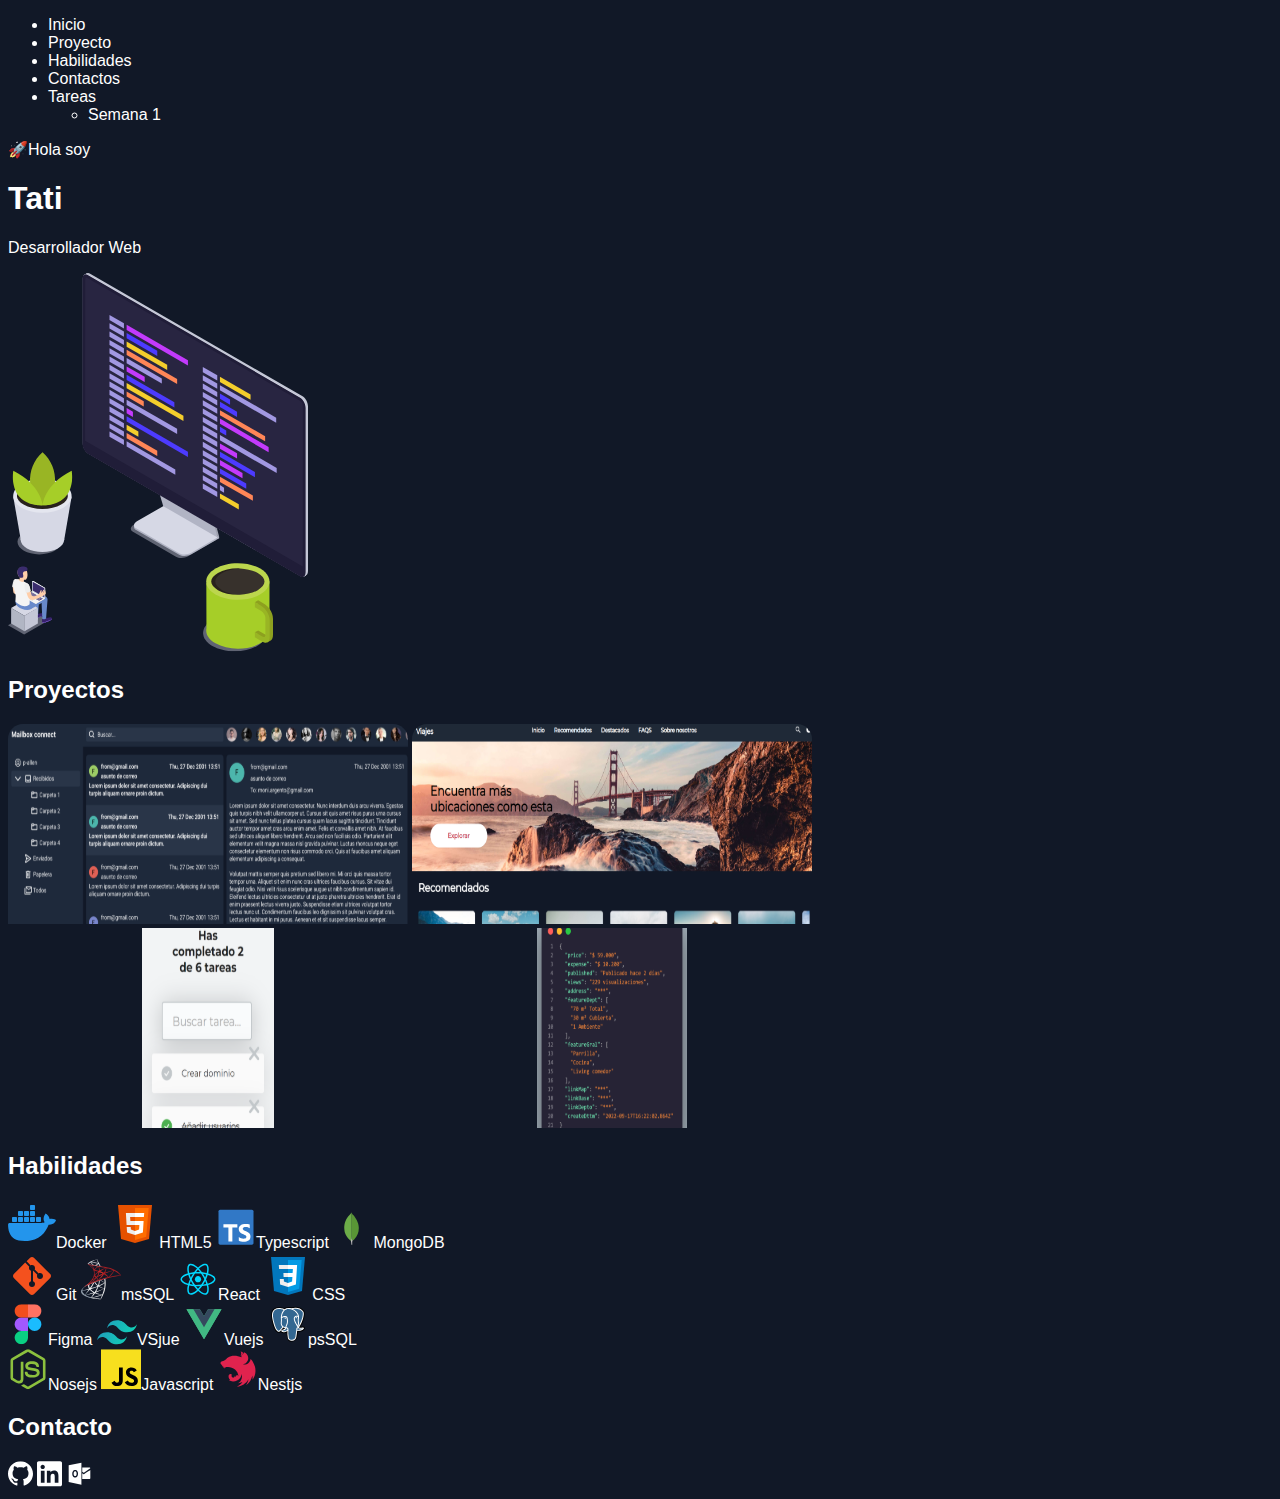
<file: index.html>
<!DOCTYPE html>
<html lang="en">
<head>
    <meta charset="UTF-8">
    <meta name="viewport" content="width=device-width, initial-scale=1.0">
    <meta property="og:title" content="Tatiana Ramos - Mi Potafolio Web">
    <meta property="og:description" content="Este es mi primer portafolio web, donde subiré todos mis proyectos">
    <meta property="og:image" content="https://avatars.githubusercontent.com/u/141382970?s=400&u=06f9107b2565c68b39cc46aa3390a39478977334&v=4">
    <meta property="og:type" content="website">
    <meta name="keywords" content="Tatiana Ramos, Sistemas, Font-end">
    <title>Mi portafolio Web</title>
</head>
    <style>
        * {
            background-color: #111827;
            color: #ffffff;
            font-family: Arial, Helvetica, sans-serif;
        }
        a {
            text-decoration: none;
        }
    </style>
<body>
    <nav>
        <ul> <!--Lista NO ORDENADA-->
            <li><a href="#">Inicio</a></li>
            <li><a href="#">Proyecto</a></li>
            <li><a href="#">Habilidades</a></li>
            <li><a href="#">Contactos</a></li>
            <li><a href="#">Tareas</a></li>
                <ul>
                    <a href="./t-semana1.html"" target="_blank"><li>Semana 1</li></a>
                </ul>
        </ul>
    </nav>
    <section> <!--Revisar la documentación de emmet-->
        <div>
            <p>🚀Hola soy</p>
            <h1>Tati</h1>
            <p>Desarrollador Web</p>
        </div>
        <div>
            <img src="./images/coding.svg" alt="">
        </div>
    </section>
    <section>
        <h2>Proyectos</h2>
        <div>
                <div>
                    <img src="./images/web-img.svg" alt="">
                    <img src="./images/viaje-img.svg" alt="">                    
                </div>
                <div>
                    <img src="./images/task-img.svg" alt="">
                    <img src="./images/datos-img.svg" alt="">
                </div>
        </div>
    </section>
    <section>
        <h2>Habilidades</h2>
        <div>
            <span><img src="./images/habilidades/docker.svg" alt="">Docker</span>
            <span><img src="./images/habilidades/html5.svg" alt="">HTML5</span>
            <span><img src="./images/habilidades/typescript.svg" alt="">Typescript</span>
            <span><img src="./images/habilidades/mongodb.svg" alt="">MongoDB</span>
        </div>
        <div>
            <span><img src="./images/habilidades/git.svg" alt="">Git</span>
            <span><img src="./images/habilidades/mssql.svg" alt="">msSQL</span>
            <span><img src="./images/habilidades/reactjs.svg" alt="">React</span>
            <span><img src="./images/habilidades/css.svg" alt="">CSS</span>
        </div>
        <div>
            <span><img src="./images/habilidades/figma.svg" alt="">Figma</span>
            <span><img src="./images/habilidades/Vector.svg" alt="">VSjue</span>
            <span><img src="./images/habilidades/vue.svg" alt="">Vuejs</span>
            <span><img src="./images/habilidades/pgsql.svg" alt="">psSQL</span>
        </div>
        <div>
            <span><img src="./images/habilidades/node-js.svg" alt="">Nosejs</span>
            <span><img src="./images/habilidades/javascript.svg" alt="">Javascript</span>
            <span><img src="./images/habilidades/nestjs.svg" alt="">Nestjs</span>
        </div>
    </section>
    <section>
        <h2>Contacto</h2>
        <div>
            <img src="./images/GitHub_1.svg" alt="">
            <img src="./images/Linkedin.svg" alt="">
            <img src="./images/outlook.svg" alt="">
        </div>
    </section>
</body>
</html>
</file>
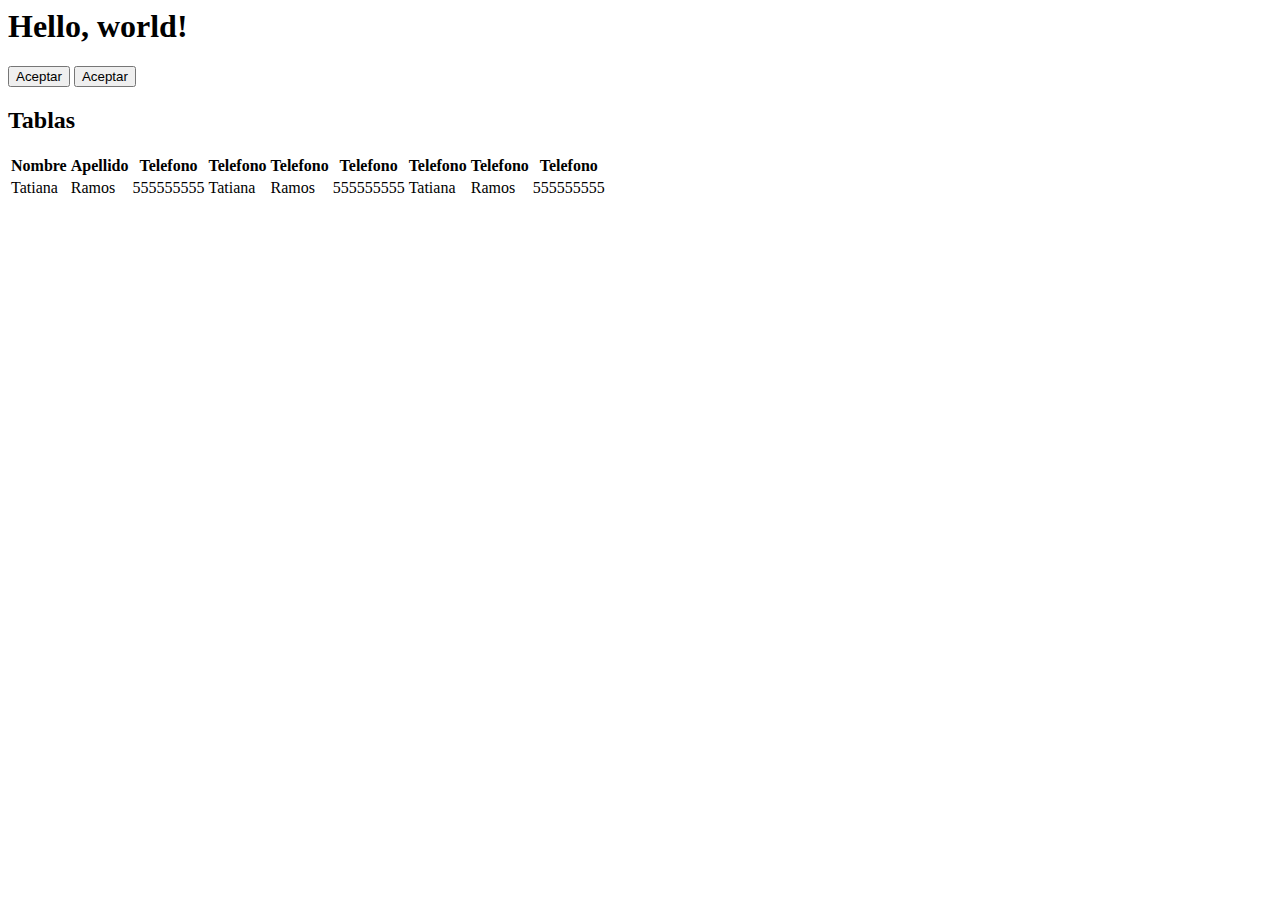
<file: semana5/index.html>
<html lang="en">
    <head>
        <meta charset="utf-8" />
        <meta name="viewport" content="width=device-width, initial-scale=1" />
        <title>Bootstrap demo</title>
        <link
        href="https://cdn.jsdelivr.net/npm/bootstrap@5.3.1/dist/css/bootstrap.min.css"
        rel="stylesheet"
        integrity="sha384-4bw+/aepP/YC94hEpVNVgiZdgIC5+VKNBQNGCHeKRQN+PtmoHDEXuppvnDJzQIu9"
        crossorigin="anonymous"
        />
    </head>
    <body>
    <h1 class="text-primary">Hello, world!</h1>
    <button class="btn btn-success">Aceptar</button>
    <button class="btn btn-danger">Aceptar</button>
    <h2>Tablas</h2>
    <div class="table-responsive">
        <table class="table table-bordered table-hover table-primary">
            <thead>
            <tr>
                <th>Nombre</th>
                <th>Apellido</th>
                <th>Telefono</th>
                <th>Telefono</th>
                <th>Telefono</th>
                <th>Telefono</th>
                <th>Telefono</th>
                <th>Telefono</th>
                <th>Telefono</th>
            </tr>
            </thead>
            <tbody>
            <tr>
                <td>Tatiana</td>
                <td>Ramos</td>
                <td>555555555</td>
                <td>Tatiana</td>
                <td>Ramos</td>
                <td>555555555</td>
                <td>Tatiana</td>
                <td>Ramos</td>
                <td>555555555</td>
            </tr>
            </tbody>
        </table>
        </div>
        <script
        src="https://cdn.jsdelivr.net/npm/bootstrap@5.3.1/dist/js/bootstrap.bundle.min.js"
        integrity="sha384-HwwvtgBNo3bZJJLYd8oVXjrBZt8cqVSpeBNS5n7C8IVInixGAoxmnlMuBnhbgrkm"
        crossorigin="anonymous"
        ></script>
    </body>
    </html>
</file>
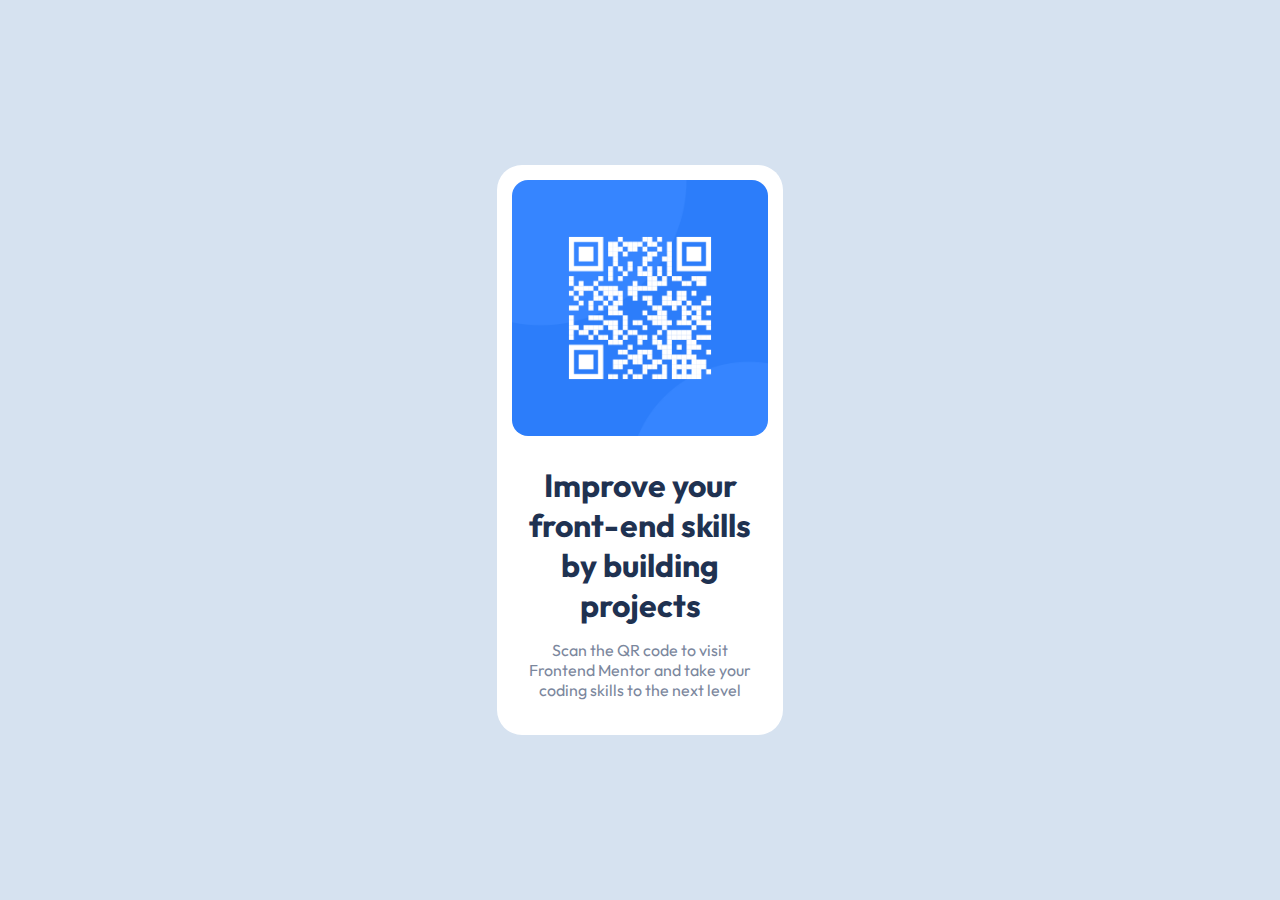
<file: semana3/reto1/index.html>
<!DOCTYPE html>
<html lang="en">
    <head>
    <meta charset="UTF-8" />
    <meta name="viewport" content="width=device-width, initial-scale=1.0" />
    <title>Reto 1</title>
    <link rel="preconnect" href="https://fonts.googleapis.com" />
    <link rel="preconnect" href="https://fonts.gstatic.com" crossorigin />
    <link
    href="https://fonts.googleapis.com/css2?family=Outfit:wght@400;700&display=swap"
    rel="stylesheet"
    />
    <link rel="stylesheet" href="./style.css" />
        </head>
        <body>
    <section class="container">
        <div class="box">       
        <img class="img" src="./image-qr-code.png" alt="" />
        <div>
            <h1 class="title">
            Improve your front-end skills by building projects
            </h1>
            <p class="description">
            Scan the QR code to visit Frontend Mentor and take your coding
            skills to the next level
            </p>
        </div>
        </div>
    </section>
    </body>
</html>
</file>
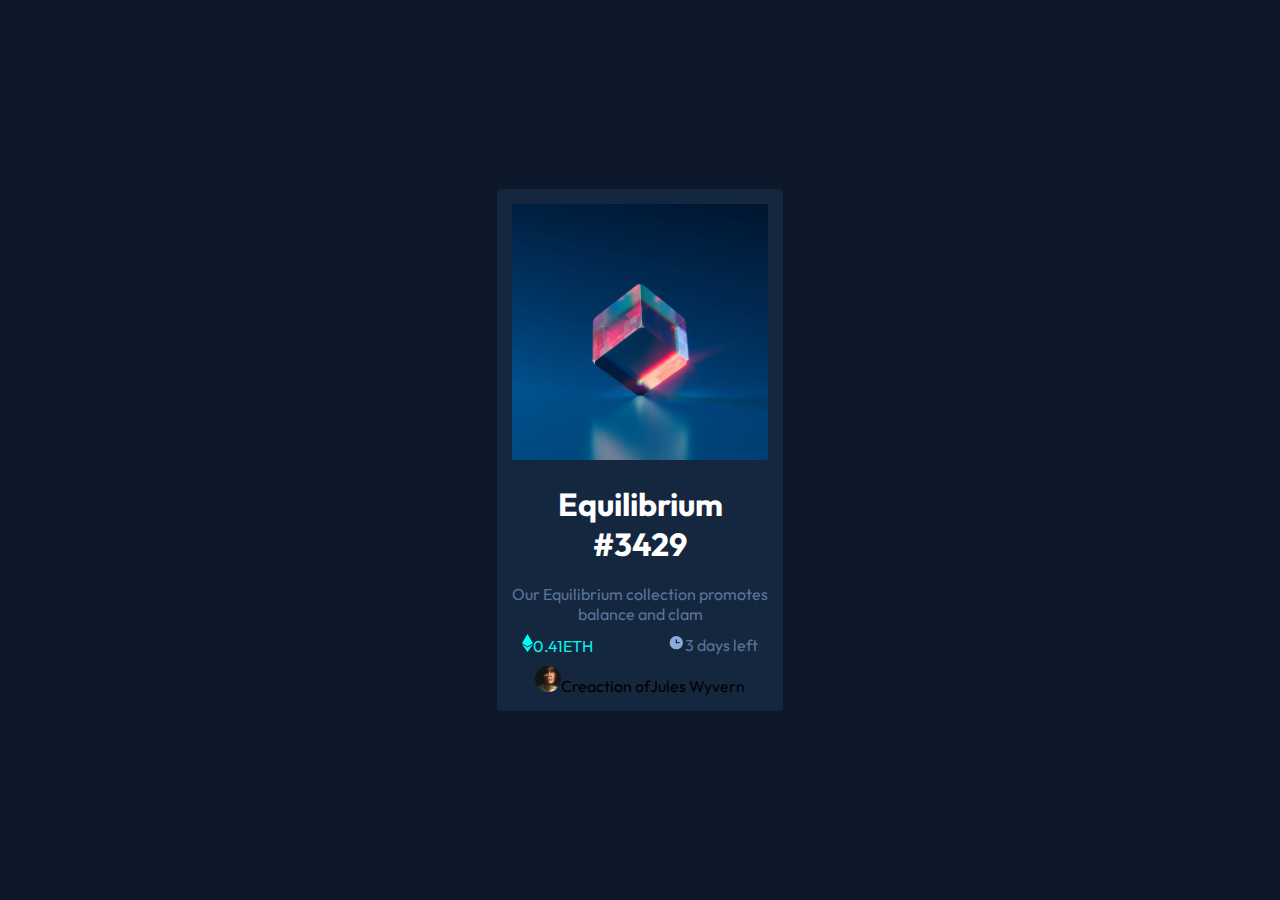
<file: semana3/reto2/index.html>
<!DOCTYPE html>
<html lang="en">
<head>
    <meta charset="UTF-8">
    <meta name="viewport" content="width=device-width, initial-scale=1.0">
    <title>Reto 2</title>
    <link rel="preconnect" href="https://fonts.googleapis.com">
    <link rel="preconnect" href="https://fonts.gstatic.com" crossorigin>
    <link href="https://fonts.googleapis.com/css2?family=Outfit:wght@300;400;600&display=swap" rel="stylesheet">
    <link rel="stylesheet" href="./style.css">
</head>
<body>
    <section class="container">
        <div class="box">
            <img src="./img/image-equilibrium.jpg" alt="" class="img-prin">
            <div class="" flex>
                <h1>Equilibrium #3429</h1>
                <p>Our Equilibrium collection promotes balance and clam</p>
                <div class="container-text">
                    <span class="subt-1" ><img src="./img/icon-ethereum.svg" alt="">0.41ETH</span>
                    <span class="subt-2"><img src="./img/icon-clock.svg" alt="">3 days left</span>
                </div>
                <div class="container-img">
                    <span class="sutb-3"><img src="./img/image-avatar.png" alt="" class="img-sec">Creaction of</span class="subt-4"><span>Jules Wyvern</span>
                </div>
            </div>
        </div>
    </section>
</body>
</html>
</file>
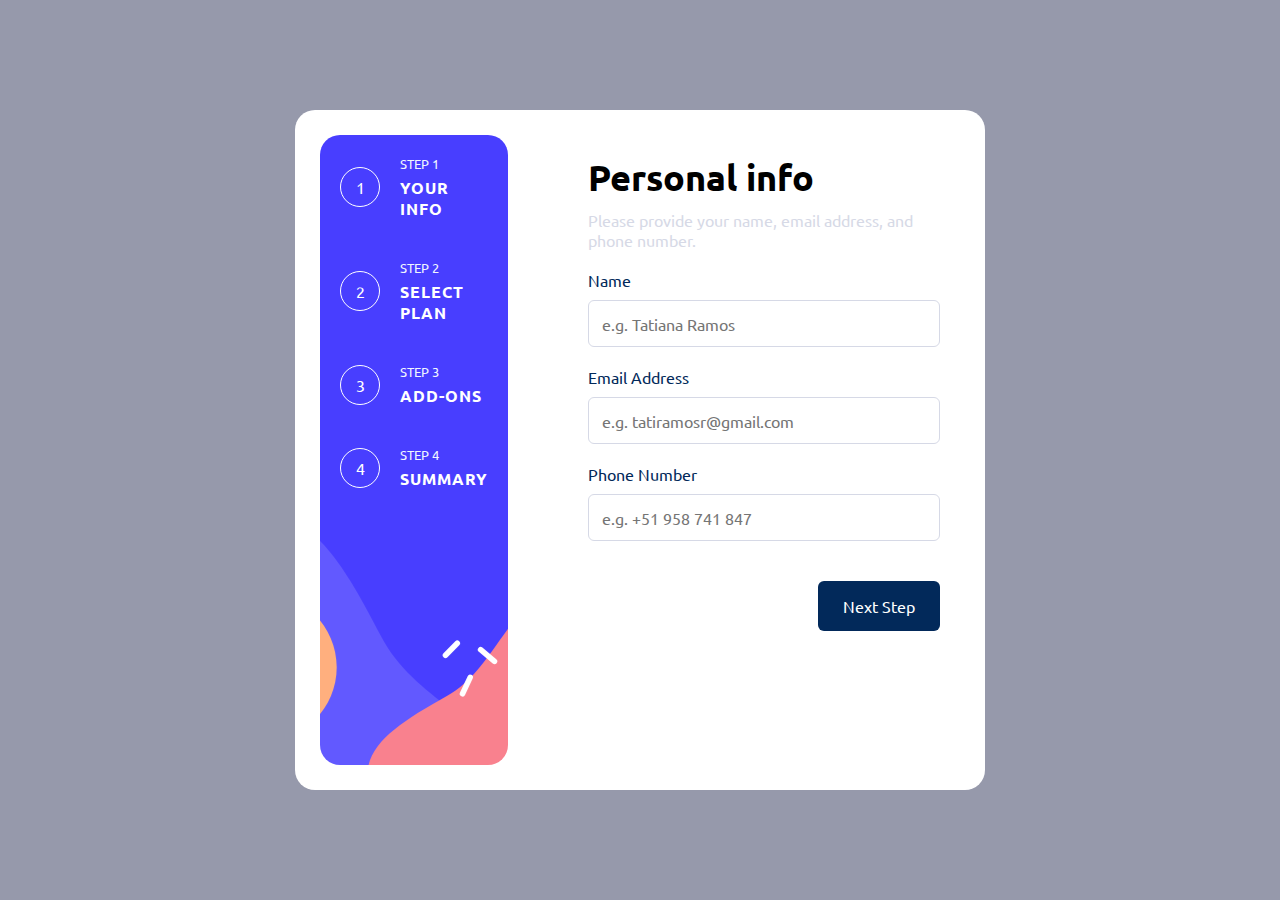
<file: semana3/reto3/index.html>
<!DOCTYPE html>
<html lang="en">
    <head>
    <meta charset="UTF-8" />
    <meta name="viewport" content="width=device-width, initial-scale=1.0" />
    <title>Retos</title>
    <link rel="stylesheet" href="./asset/fonts.css" />
    <link rel="stylesheet" href="./asset/styles.css" />
        </head>
    <body>
    <section class="container flex">
        <div class="container__box flex radius-md p-25">
        <div class="radius-md p-20">
                <div class="flex step__container uppercase text-white">
            <div>
                <span class="step__circle">1</span>
            </div>
            <div>
                <p class="step__title">step 1</p>
                <p class="step__description">your info</p>
        </div>
        </div>

        <div class="flex step__container uppercase text-white">
            <div>
                <span class="step__circle">2</span>
            </div>
            <div>
                <p class="step__title">step 2</p>
                <p class="step__description">Select plan</p>
        </div>
        </div>

        <div class="flex step__container uppercase text-white">
            <div>
                <span class="step__circle">3</span>
            </div>
            <div>
                <p class="step__title">step 3</p>
                <p class="step__description">add-ons</p>
        </div>
        </div>

        <div class="flex step__container uppercase text-white">
            <div>
                <span class="step__circle">4</span>
            </div>
            <div>
                <p class="step__title">step 4</p>
                <p class="step__description">summary</p>
        </div>
        </div>

        </div>
        <div class="p-20">
            <div class="container__info">
                <h1 class="title__info">Personal info</h1>
                <p class="description__info">Please provide your name, email address, and phone number.</p>
                <form action="">
                    <label for="" class="container__input">
                        <span>Name</span>
                        <input type="text" placeholder="e.g. Tatiana Ramos" autocomplete="new-password">
                    </label>

                    <label for="" class="container__input">
                        <span>Email Address</span>
                        <input type="email" placeholder="e.g. tatiramosr@gmail.com" autocomplete="new-password">
                    </label>

                    <label for="" class="container__input">
                        <span>Phone Number</span>
                        <input type="tel" placeholder="e.g. +51 958 741 847" autocomplete="new-password" >
                    </label>
                    <div class="container__button">
                    <button type="submit" class="button__info text-white">Next Step</button>
                </div>
                </form>
                
            </div>
        </div>
        </div>
    </section>
    </body>
</html>
</file>
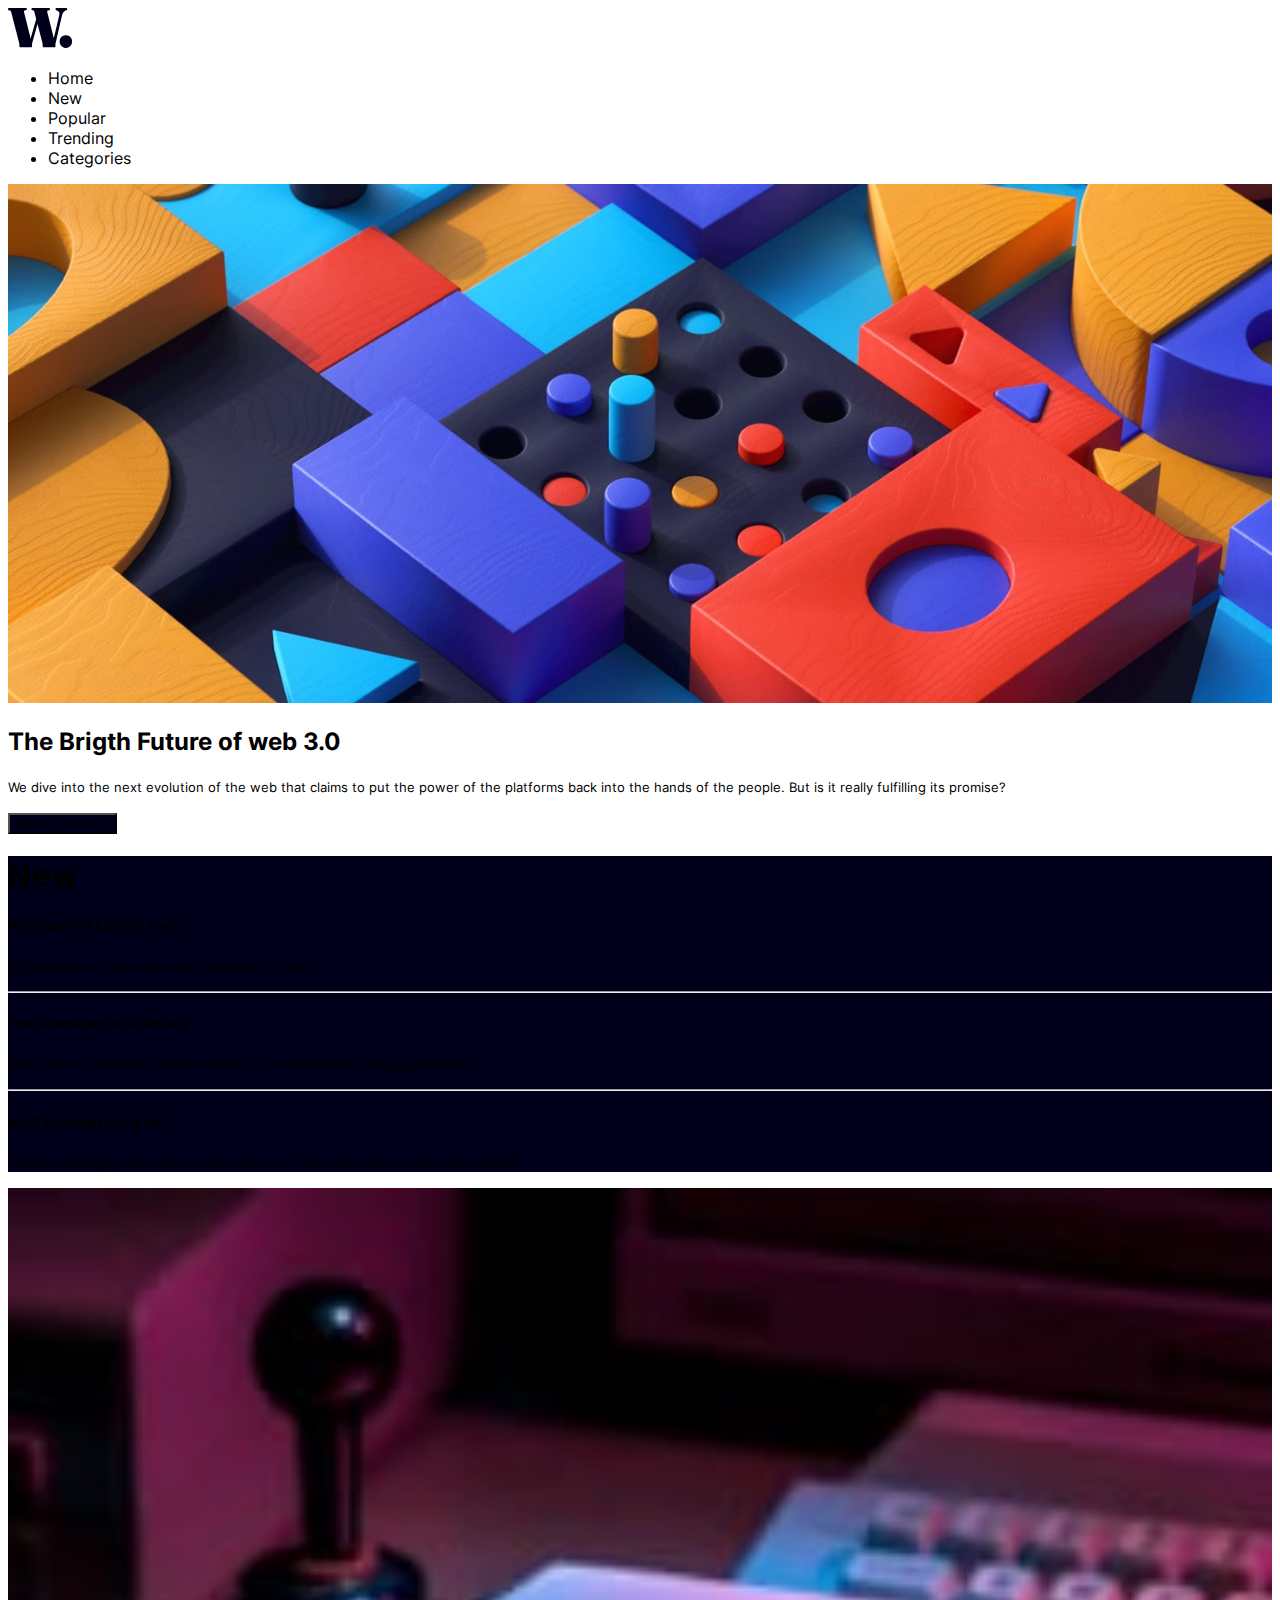
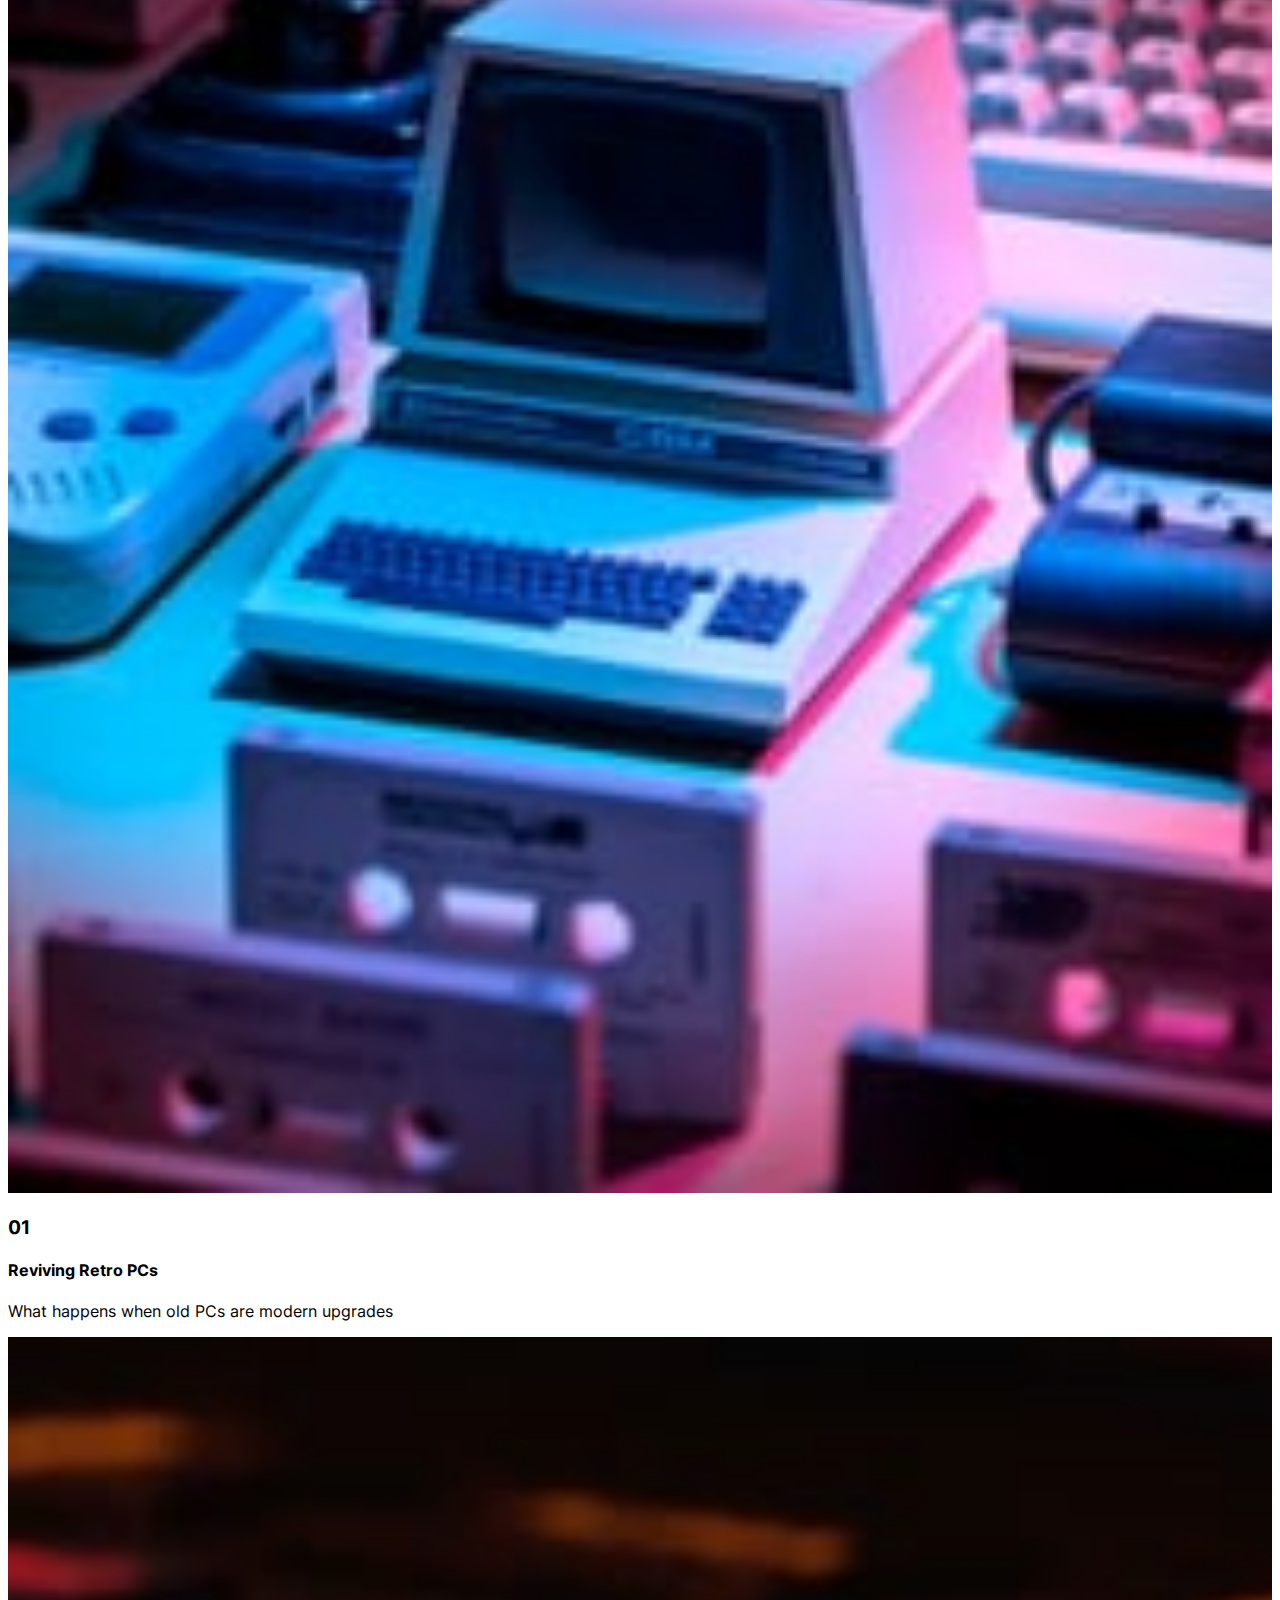
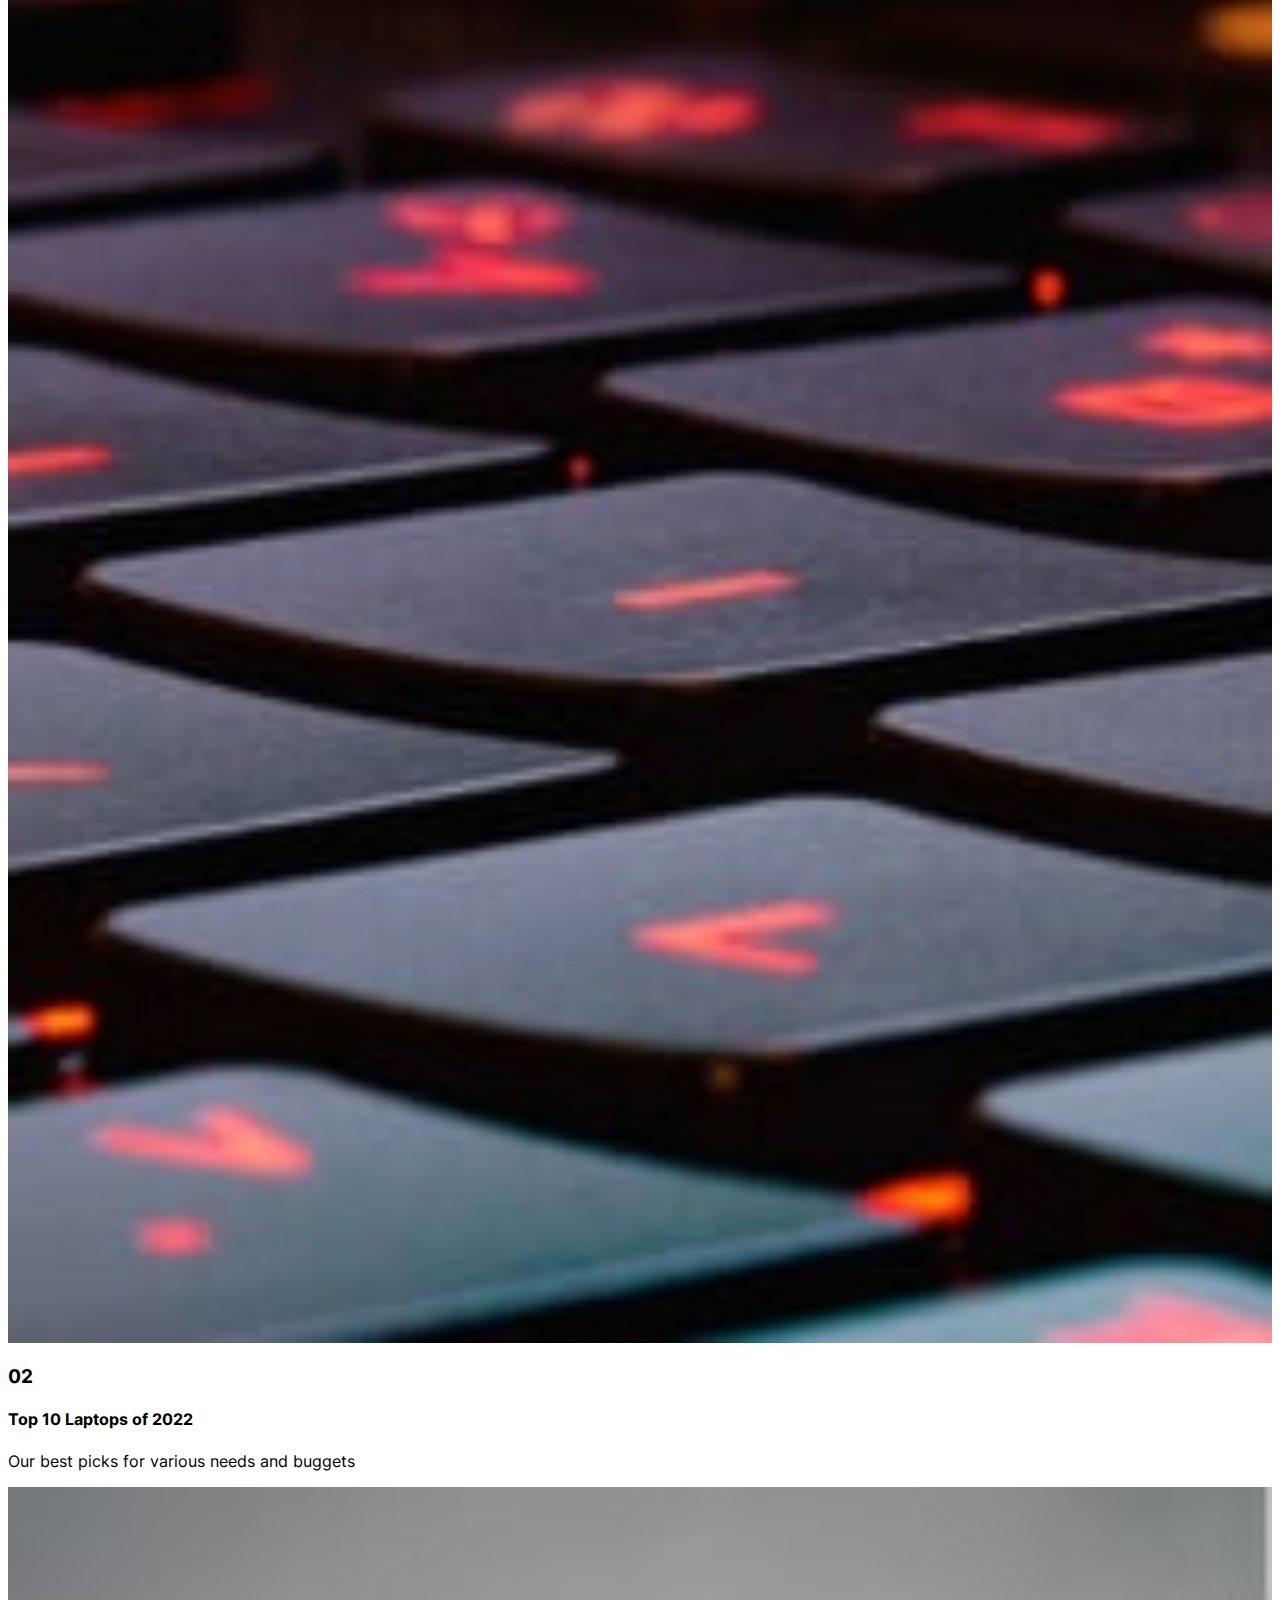
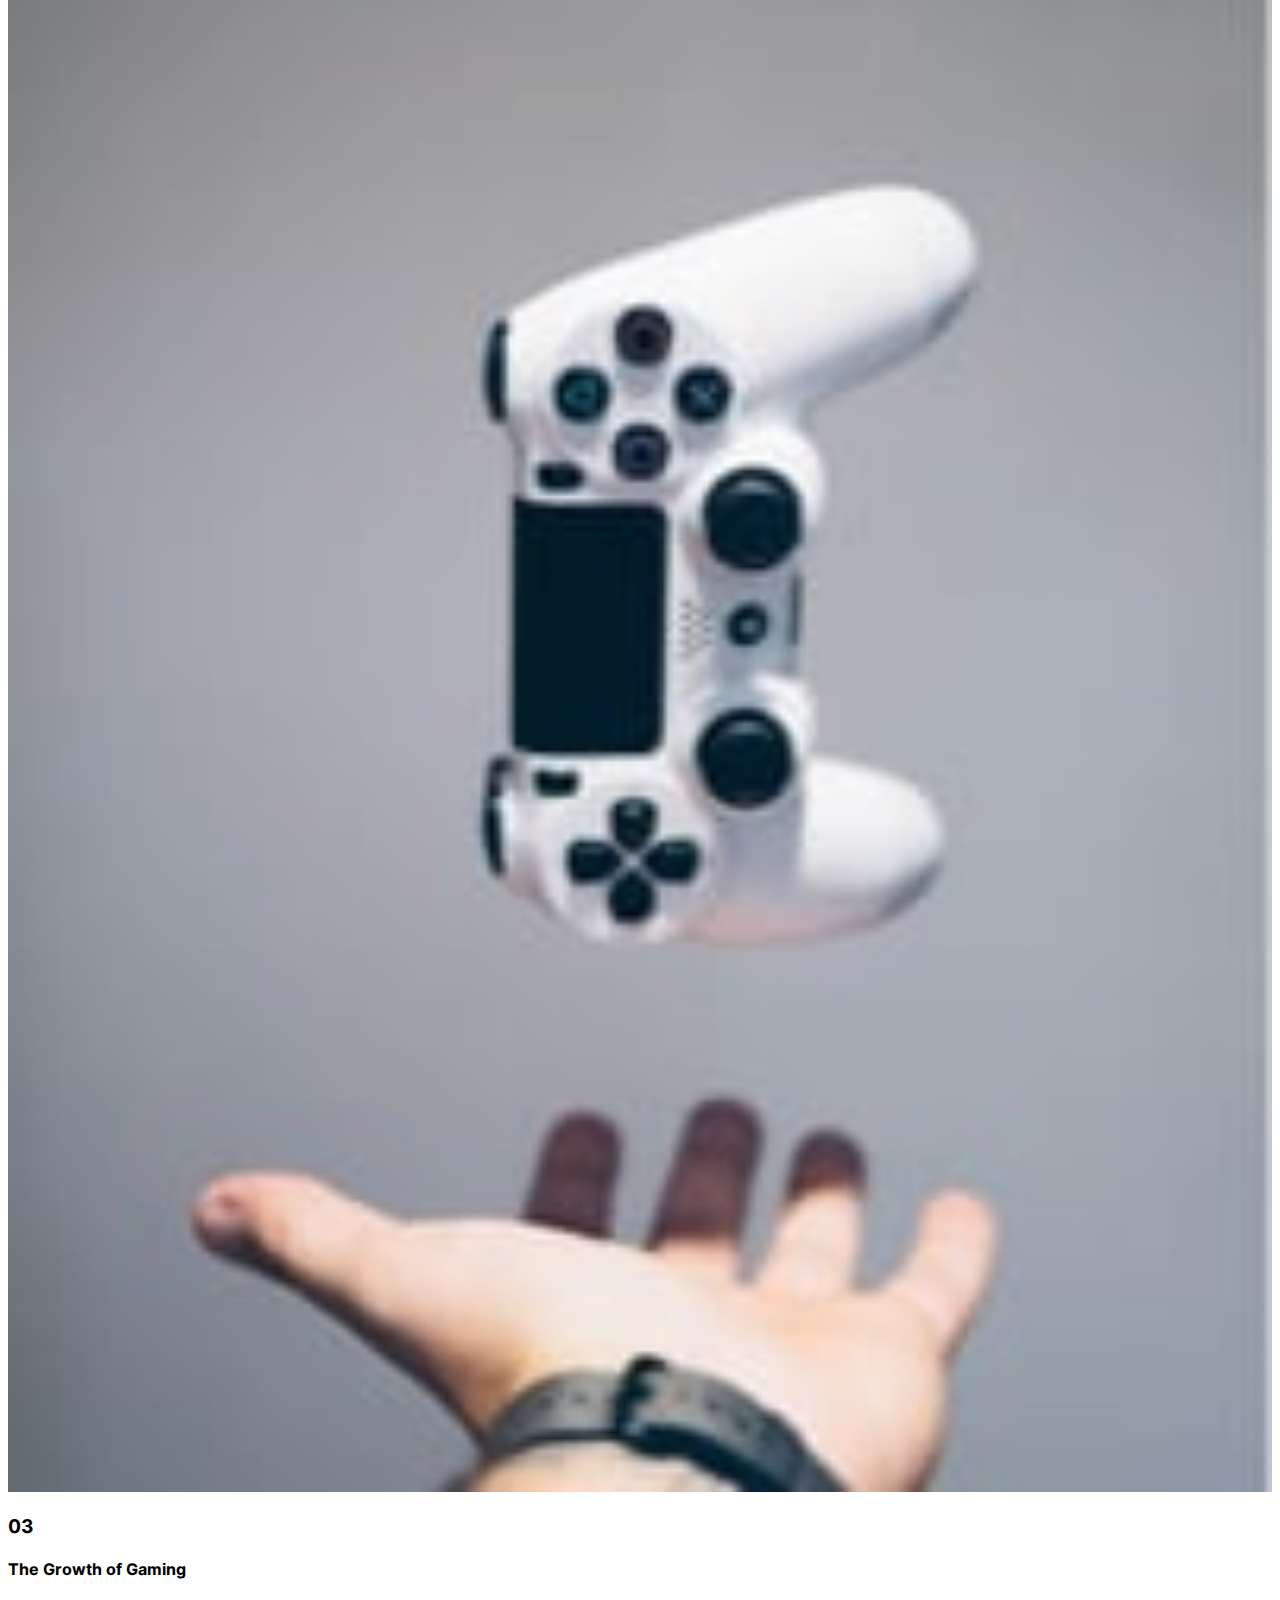
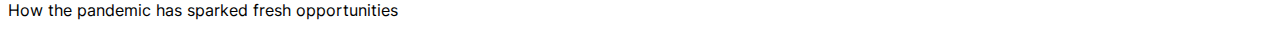
<file: semana5/reto5/index.html>
<!DOCTYPE html>
    <html lang="en">
    <head>
        <meta charset="utf-8" />
        <meta name="viewport" content="width=device-width, initial-scale=1" />
        <title>Reto 5 - Bootstrap</title>
        <link
        href="https://cdn.jsdelivr.net/npm/bootstrap@5.3.1/dist/css/bootstrap.min.css"
        rel="stylesheet"
        integrity="sha384-4bw+/aepP/YC94hEpVNVgiZdgIC5+VKNBQNGCHeKRQN+PtmoHDEXuppvnDJzQIu9"
        crossorigin="anonymous"
        />
        <link rel="stylesheet" href="./css/style.css" />
    </head>
    <body>
        <main class="container mt-5">
        <nav class="d-flex justify-content-between align-items-center">
            <div>
            <img src="./assets/images/logo.svg" alt="" />
            </div>
            <div>
            <ul class="d-flex list-unstyled gap-4">
                <li>Home</li>
                <li>New</li>
                <li>Popular</li>
                <li>Trending</li>
                <li>Categories</li>
            </ul>
            </div>
        </nav>
        <section class="row mt-5">
            <div class="col-md-8 col-lg-9">
                <div>
            <img
                width="100%"
                src="./assets/images/image-web-3-desktop.jpg"
                alt=""
            />
                </div>
                <div class="row mt-lg-4">
                    <div class="col-md-6">
                        <h2>The Brigth Future of web 3.0</h2>
                    </div>
                    <div class="col-md-6">
                        <p class="text-body-tertiary">
                        <small>
                            We dive into the next evolution of the web that claims to put the power of the platforms back into the hands of the people. But is it really fulfilling its promise?
                        </small>
                        </p>
                        <button class="btn text-uppercase text-white bg-primary px-4 py-2 rounded-none letter-3">Read more</button>
                    </div>
                </div>
            </div>
            <div class="col-md-4 col-lg-3">
            <div class="bg-primary p-3 text-white">
                <h1 class="text-warning">New</h1>
                <h5 class="mt-4">Hydrogen VS Electric Cars</h5>
                <p>
                    <small>Will hydrogen-fueled cars ever catch up to EVs?
                    </small>
                </p>
                <hr class="my-4" />
                <h5 class="mt-4">The Downsides of Al Artistry</h5>
                <p>
                <small>What are the possible adverse effects of on-demand Al image
                generation?
                </small>
                </p>
                <hr class="my-4" />
                <h5 class="mt-4">Is VC Funding Drying Up?</h5>
                <p>
                <small>Private funding by VC firms is down 50% YOY. We take a look at what that means
                </small>
                </p>
            </div>
            </div>
        </section>

        <section class="row justify-content-between mt-5">
            <div class="row col-lg-4"> 
                <div class="col-md-4">
                    <img width="100%" src="./assets/images/image-retro-pcs.jpg" alt="">
                </div>
                <div class="col-lg-8">
                    <h3 class="text-secondary">01</h3>
                    <h4 class="text-primary">Reviving Retro PCs</h4>
                    <p>What happens when old PCs are modern upgrades</p>
                </div>
            </div>

            <div class="row col-lg-4">
                <div class="col-md-4">
                    <img width="100%" src="./assets/images/image-top-laptops.jpg" alt="">
                </div>
                <div class="col-lg-8">
                    <h3 class="text-secondary">02</h3>
                    <h4 class="text-danger">Top 10 Laptops of 2022</h4>
                    <p>Our best picks for various needs and buggets</p>
                </div>
            </div>

            <div class="row col-lg-4">
                <div class="col-md-4">
                    <img width="100%" src="./assets/images/image-gaming-growth.jpg" alt="">
                </div>
                <div class="col-lg-8">
                    <h3 class="text-secondary">03</h3>
                    <h4 class="text-primary">The Growth of Gaming</h4>
                    <p>How the pandemic has sparked fresh opportunities</p>
                </div>
            </div>
            </div>
        </section>
        </main>
        <script
        src="https://cdn.jsdelivr.net/npm/bootstrap@5.3.1/dist/js/bootstrap.bundle.min.js"
        integrity="sha384-HwwvtgBNo3bZJJLYd8oVXjrBZt8cqVSpeBNS5n7C8IVInixGAoxmnlMuBnhbgrkm"
        crossorigin="anonymous"
        ></script>
    </body>
    </html>
</file>
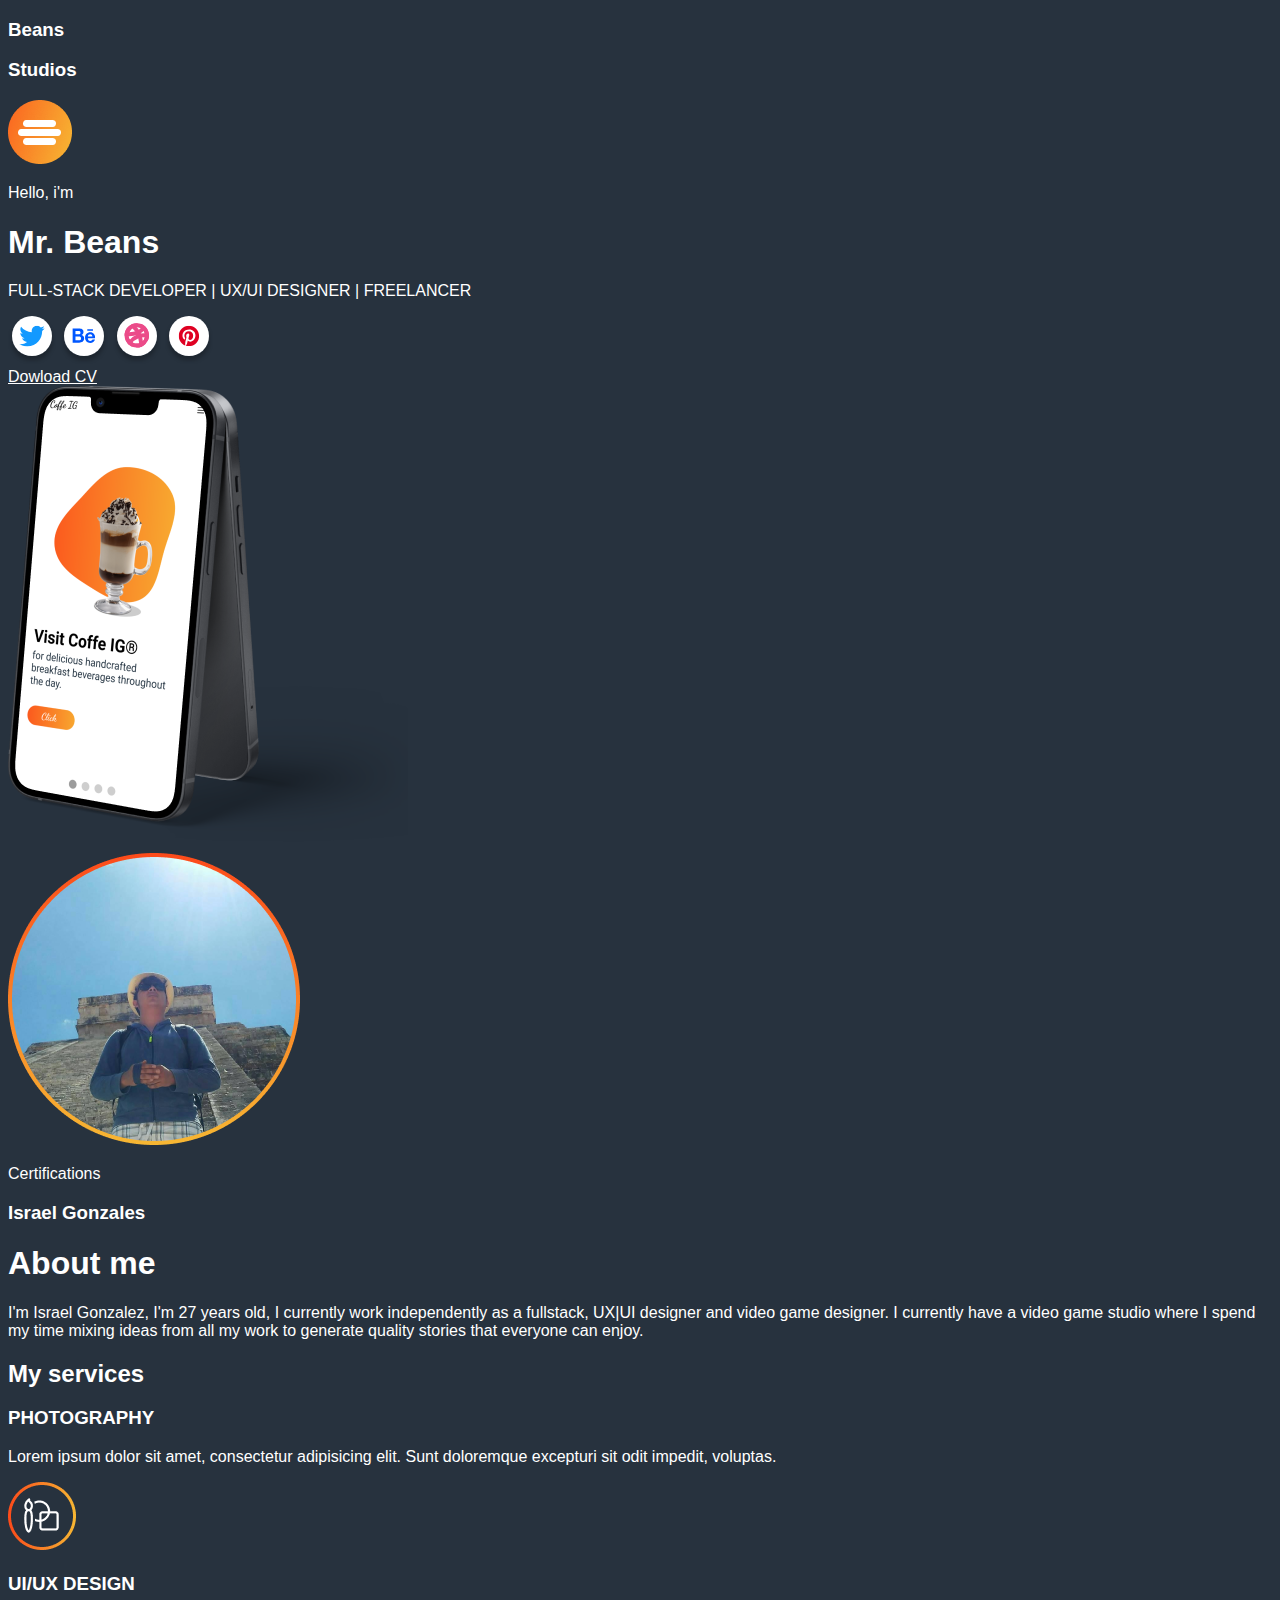
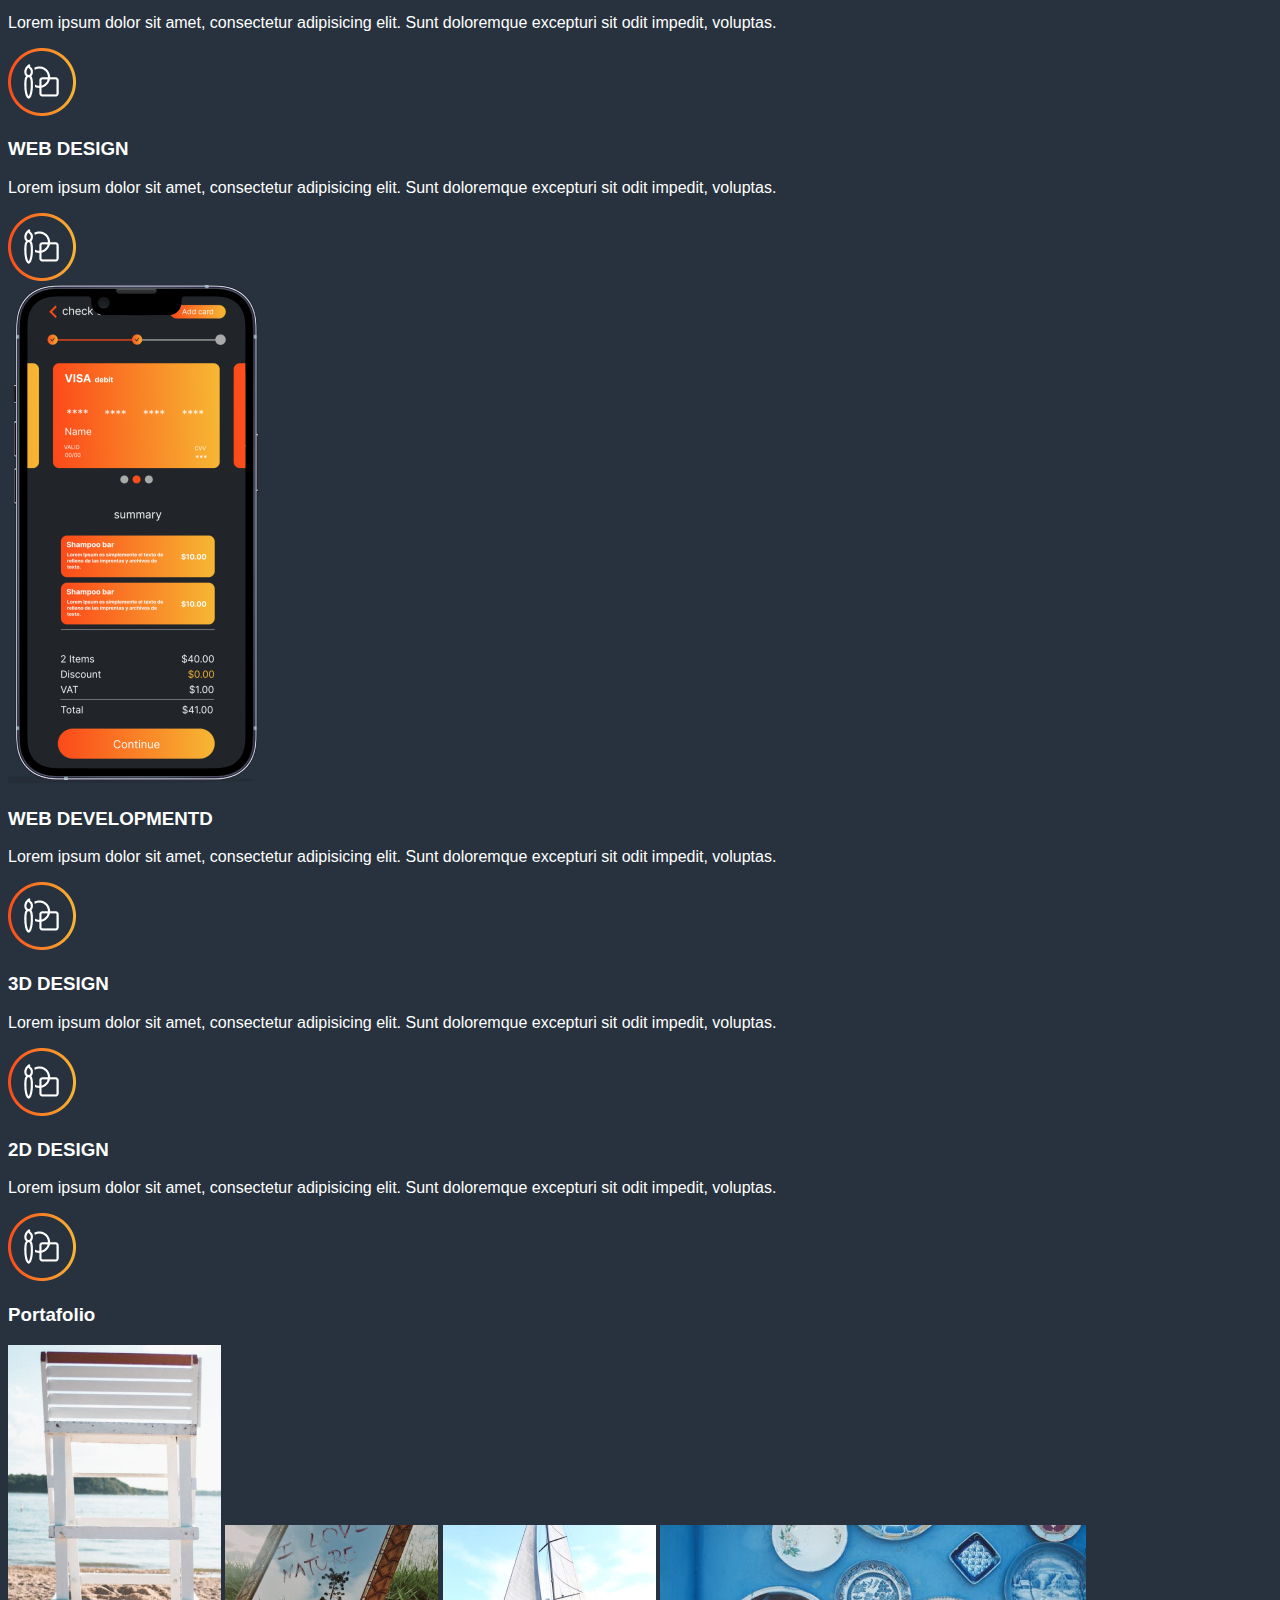
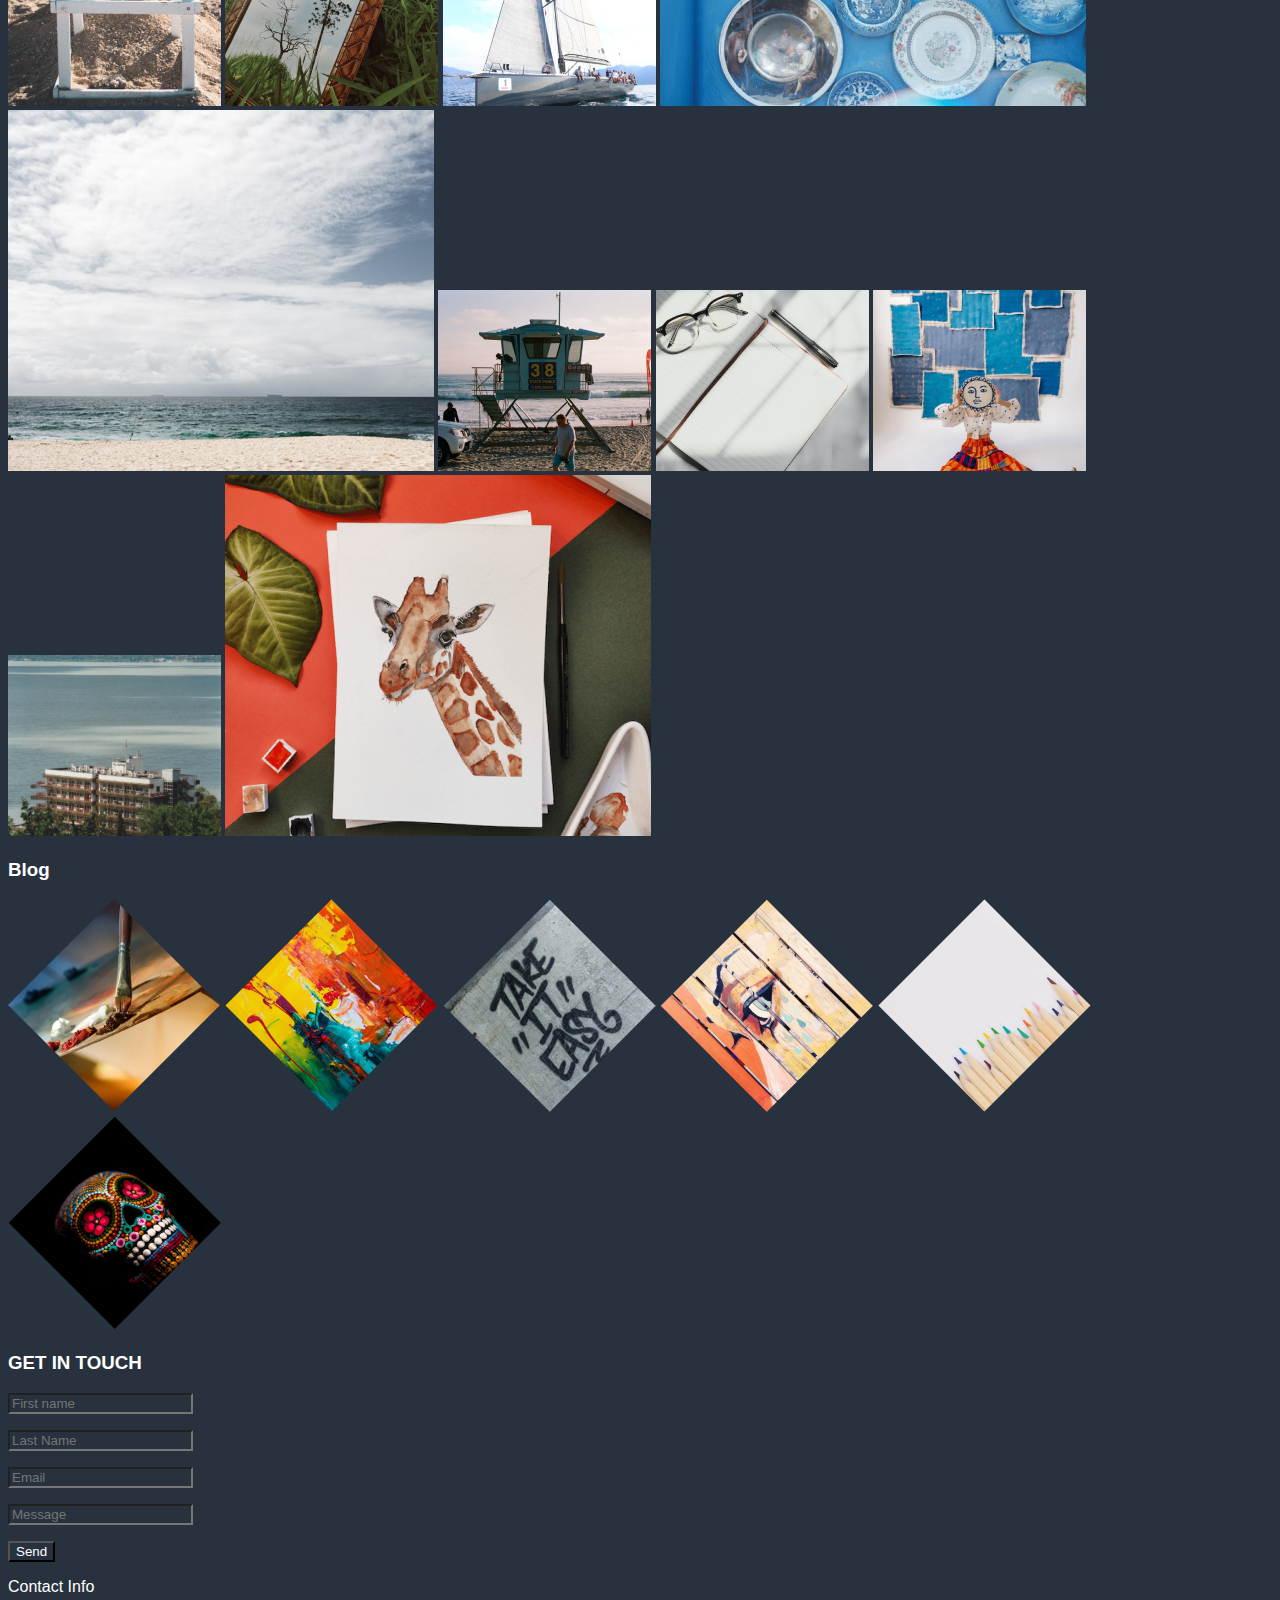
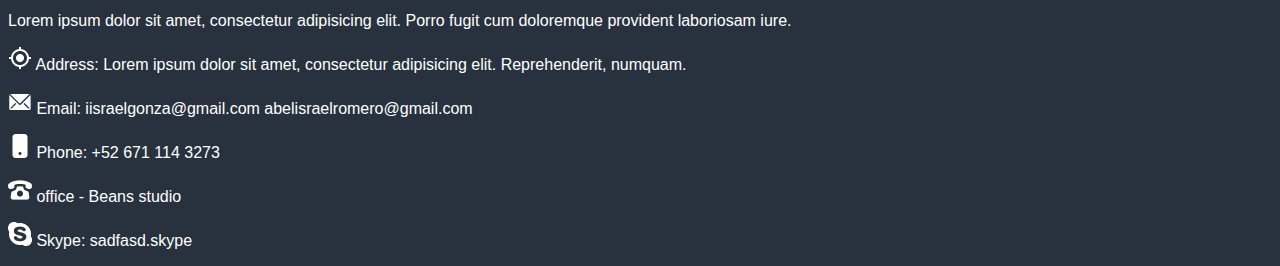
<file: t-semana1.html>
<!DOCTYPE html>
<html lang="en">
<head>
    <meta charset="UTF-8">
    <meta name="viewport" content="width=device-width, initial-scale=1.0">
    <title>Tarea 1</title>
</head>
<style>
    *{
        background-color: #27323E;
        color: #ffffff;
        font-family: Arial, Helvetica, sans-serif;
    }
</style>
<body>
    <header>
    <div>
        <h3>Beans</h3>
        <h3>Studios</h3>
        <img src="/images/tarea1/btn_menu.png" alt="">
    </div>
    </header>
    <section>
        <div>
            <p>Hello, i'm</p>
            <h1>Mr. Beans</h1>
            <p>FULL-STACK DEVELOPER | UX/UI DESIGNER | FREELANCER</p>
        </div>
        <div>
            <a href=""><img src="/images/tarea1/social-media/Twitter.svg" alt=""></a>
            <a href=""><img src="/images/tarea1/social-media/BE.svg" alt=""></a>
            <a href=""><img src="/images/tarea1/social-media/Dribble.svg" alt=""></a>
            <a href=""><img src="/images/tarea1/social-media/pinterest.svg" alt=""></a>
        </div>
        <div>
            <a href="">Dowload CV</a>
        </div>
        <div>
            <img src="/images/tarea1/iPhone 13.png" alt="">
        </div>
    </section>
    <section>
        <div>
            <img src="/images/tarea1/image 2.png" alt="">
        </div>
        <div>
            <p>Certifications</p>
            <h3>Israel Gonzales</h3>
        </div>
        <div>
            <h1>About me</h1>
            <p>I'm Israel Gonzalez, I'm 27 years old, I currently work independently as a fullstack, UX|UI designer and video game designer.

            I currently have a video game studio where I spend my time mixing ideas from all my work to generate quality stories that everyone can enjoy.</p>
        </div>
    </section>
    <section>
        <h2>My services</h2>
        <div>
            <h3>PHOTOGRAPHY</h3>
            <p>Lorem ipsum dolor sit amet, consectetur adipisicing elit. Sunt doloremque excepturi sit odit impedit, voluptas.</p>
            <img src="/images/tarea1/service-item.png" alt="">
            <h3>UI/UX DESIGN</h3>
            <p>Lorem ipsum dolor sit amet, consectetur adipisicing elit. Sunt doloremque excepturi sit odit impedit, voluptas.</p>
            <img src="/images/tarea1/service-item.png" alt="">
            <h3>WEB DESIGN</h3>
            <p>Lorem ipsum dolor sit amet, consectetur adipisicing elit. Sunt doloremque excepturi sit odit impedit, voluptas.</p>
            <img src="/images/tarea1/service-item.png" alt="">
        </div>
        <div>
            <img src="/images/tarea1/iPhone 13 Pro.png" alt="">
        </div>
        <div>
            <h3>WEB DEVELOPMENTD</h3>
            <p>Lorem ipsum dolor sit amet, consectetur adipisicing elit. Sunt doloremque excepturi sit odit impedit, voluptas.</p>
            <img src="/images/tarea1/service-item.png" alt="">
            <h3>3D DESIGN</h3>
            <p>Lorem ipsum dolor sit amet, consectetur adipisicing elit. Sunt doloremque excepturi sit odit impedit, voluptas.</p>
            <img src="/images/tarea1/service-item.png" alt="">
            <h3>2D DESIGN</h3>
            <p>Lorem ipsum dolor sit amet, consectetur adipisicing elit. Sunt doloremque excepturi sit odit impedit, voluptas.</p>
            <img src="/images/tarea1/service-item.png" alt="">
        </div>
    </section>
    <section>
        <div>
        <h3>Portafolio</h3>
        </div>
        <div>
            <img src="/images/tarea1/img-portafolio/Rectangle 27.png" alt="">
            <img src="/images/tarea1/img-portafolio/Rectangle 28.png" alt="">
            <img src="/images/tarea1/img-portafolio/Rectangle 29.png" alt="">
            <img src="/images/tarea1/img-portafolio/Rectangle 30.png" alt="">
            <img src="/images/tarea1/img-portafolio/Rectangle 31.png" alt="">
            <img src="/images/tarea1/img-portafolio/Rectangle 32.png" alt="">
            <img src="/images/tarea1/img-portafolio/Rectangle 33.png" alt="">
            <img src="/images/tarea1/img-portafolio/Rectangle 34.png" alt="">
            <img src="/images/tarea1/img-portafolio/Rectangle 35.png" alt="">
            <img src="/images/tarea1/img-portafolio/Rectangle 36.png" alt="">
        </div>
    </section>
    <section>
        <div>
            <h3>Blog</h3>
        </div>
        <div>
            <img src="/images/tarea1/img-blog/Rectangle 37.png" alt="">
            <img src="/images/tarea1/img-blog/Rectangle 38.png" alt="">
            <img src="/images/tarea1/img-blog/Rectangle 39.png" alt="">
            <img src="/images/tarea1/img-blog/Rectangle 40.png" alt="">
            <img src="/images/tarea1/img-blog/Rectangle 41.png" alt="">
            <img src="/images/tarea1/img-blog/Rectangle 42.png" alt="">
        </div>
    </section>
    <section>
        <div>
        <h3>GET IN TOUCH</h3>
        </div>
        <form action="" method="post">
            <p>
                <input type="text" placeholder="First name" name="f_name">
            </p>
            <p>
                <input type="text" placeholder="Last Name" name="l_name">
            </p>
            <p>
                <input type="email" placeholder="Email" name="email">
            </p>
            <p>
                <input type="" placeholder="Message" name="message">
            </p>
        </form>
        <button type="submit">Send</button>
        <div>
            <p>
                Contact Info
            </p>
            <p>
                Lorem ipsum dolor sit amet, consectetur adipisicing elit. Porro fugit cum doloremque provident laboriosam iure.
            </p>
            <p>
                <img src="/images/tarea1/img-address.png" alt="">
                Address:
                Lorem ipsum dolor sit amet, consectetur adipisicing elit. Reprehenderit, numquam.
            </p>
            <p>
                <img src="/images/tarea1/clarity_email-solid.png" alt="">
                Email:
                iisraelgonza@gmail.com
                abelisraelromero@gmail.com
            </p>
            <p>
                <img src="/images/tarea1/bi_phone-fill.png" alt="">
                Phone:
                +52 671 114 3273
            </p>
            <p>
                <img src="/images/tarea1/entypo_old-phone.png" alt="">
                office - Beans studio
            </p>
            <p>
                <img src="/images/tarea1/fa_skype.png" alt="">
                Skype:
                sadfasd.skype
            </p>
        </div>
    </section>
</body>
</html>
</file>
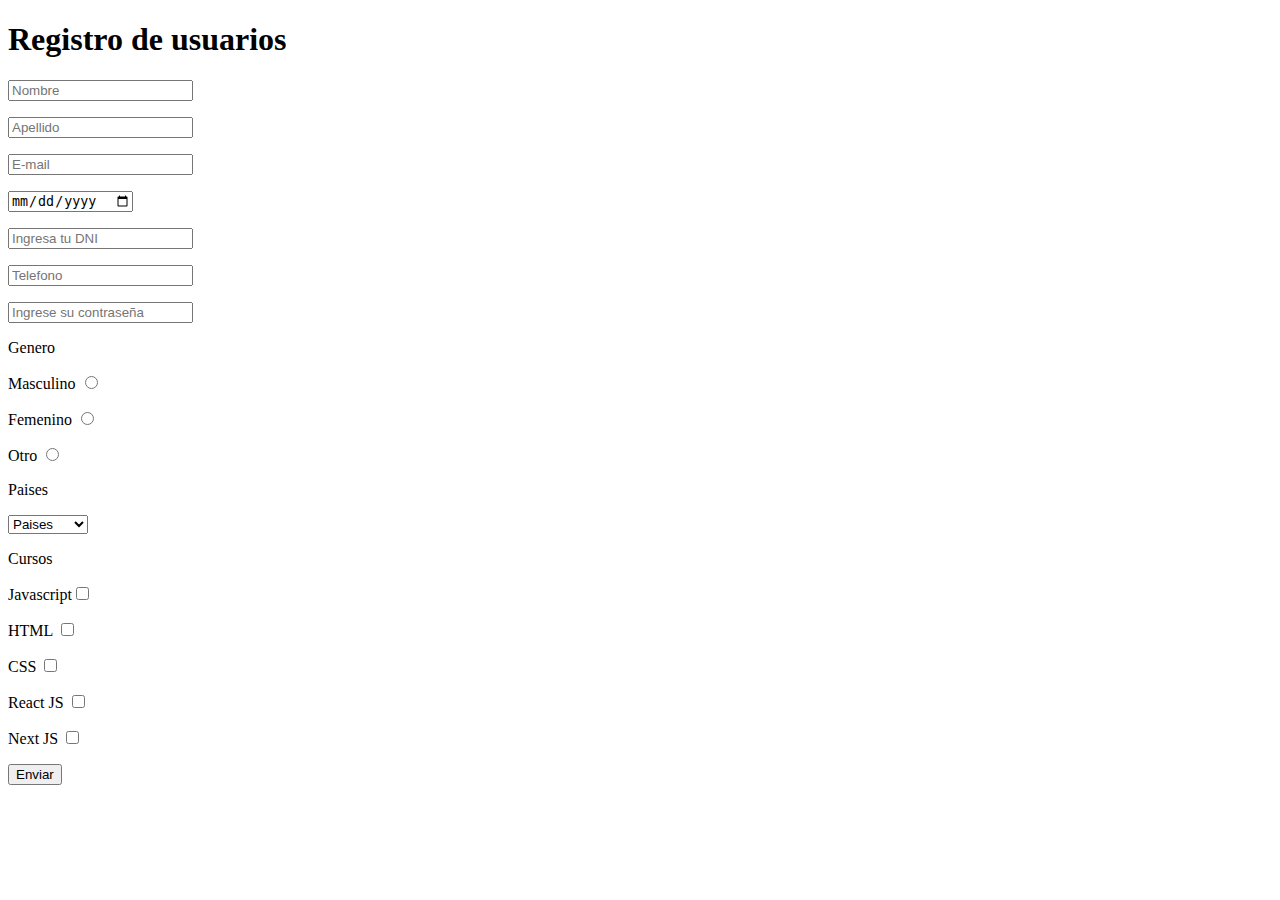
<file: semana2/index-forms.html>
<!DOCTYPE html>
<html lang="en">
<head>
    <meta charset="UTF-8">
    <meta name="viewport" content="width=device-width, initial-scale=1.0">
    <title>Formulario</title>
</head>
<body>
    <h1>Registro de usuarios</h1>
    <form action="" method="get">
        <p>
            <input type="text" placeholder="Nombre" name="nombre">
        </p>
        <p>
            <input type="text" placeholder="Apellido" name="apellido">
        </p>
        <p>
            <input type="email" placeholder="E-mail" name="correo">
        </p>
        <p>
            <input type="date" placeholder="Fecha de nacimiento" name="f_nacimiento">
        </p>
        <p>
            <input type="number" placeholder="Ingresa tu DNI" maxlength="8" name="dni">
        </p>
        <p>
            <input type="tel" placeholder="Telefono" name="telefono">
        </p>
        <p>
            <input type="password" placeholder="Ingrese su contraseña" name="pass">
        </p>
        <p>Genero</p>
        <p>
            <label for="">
                Masculino
                <input id="masculino" type="radio" name="genero" value="masculino">
            </label>
        </p>
        <p>
            <label for="">
                Femenino
                <input id="femenino" type="radio" name="genero" value="femenino">
            </label>
        </p>
        <p>
            <label for="">
                Otro
                <input id="otro" type="radio" name="genero" value="otros">
            </label>
        </p>
        <p>Paises</p>
        <select name="" id="">
            <option value="" disabled selected>Paises</option>
            <option value="pe">Perú</option>
            <option value="arg">Argentina</option>
            <option value="chile">Chile</option>
            <option value="col">Colombia</option>
        </select>
            <p>Cursos</p>
        <p>Javascript<input type="checkbox" name="curso_1"></p>
        <p>HTML <input type="checkbox" name="curso_2"></p>
        <p>CSS <input type="checkbox" name="curso_3"></p>
        <p>React JS <input type="checkbox" name="curso_3"></p>
        <p>Next JS <input type="checkbox" name="curso_4"></p>
        <button type="submit">Enviar</button>
    </form>
</body>
</html>
</file>
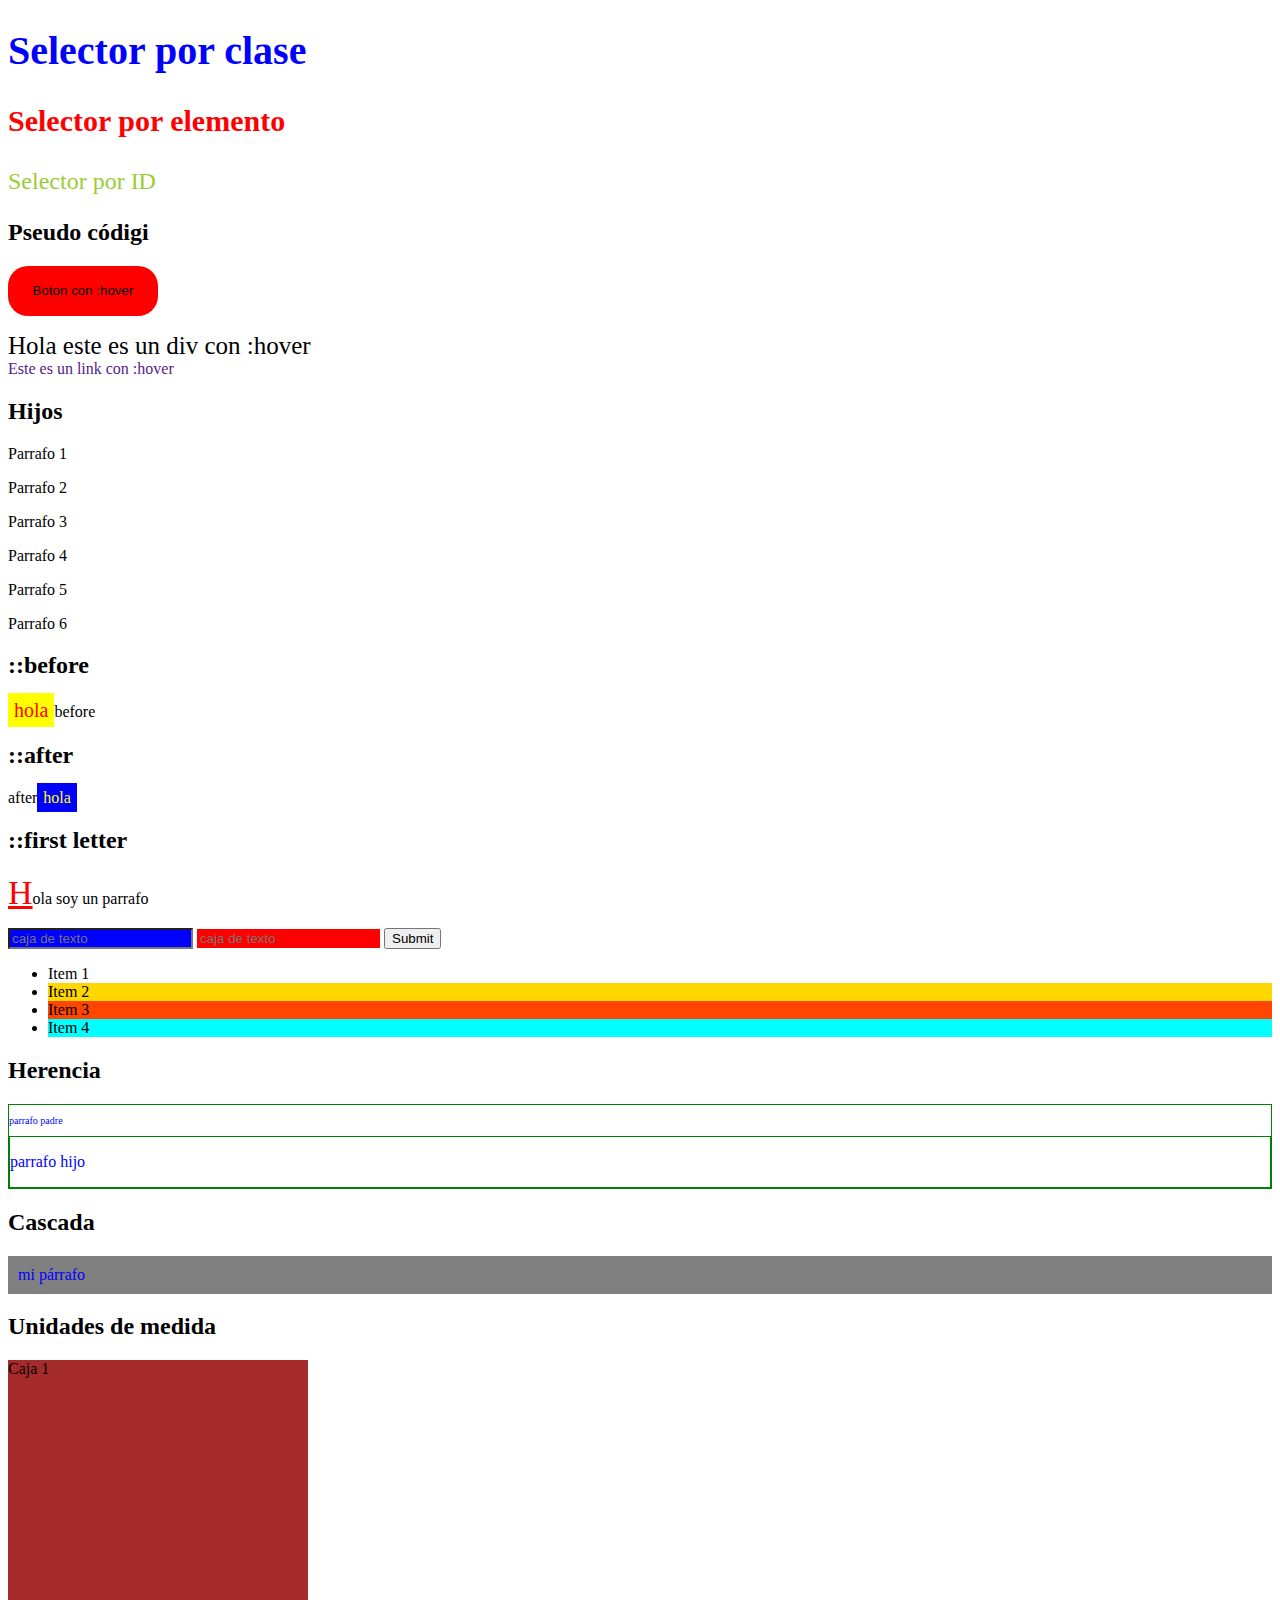
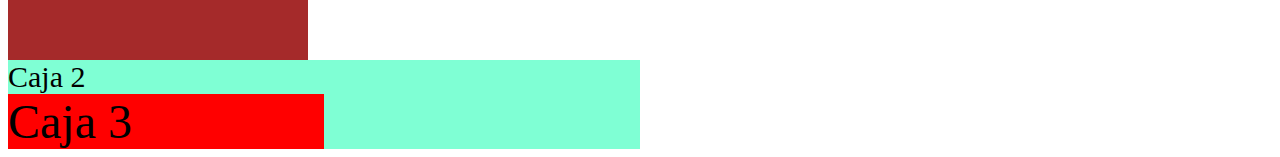
<file: semana2/dia2/index-s2.html>
<!DOCTYPE html>
<html lang="en">
<head>
    <meta charset="UTF-8">
    <meta name="viewport" content="width=device-width, initial-scale=1.0">
    <title>Semana 2</title>
    <link rel="stylesheet" href="./style.css">
</head>
<body>
    <h1>Selector por clase</h1>
    <h3 class="selector-clase" >Selector por elemento</h3>
    <p id="selector-id">Selector por ID</p>

    <!--Pseudo clases-->
    
    <h2>Pseudo códigi</h2>
    <button>Boton con :hover</button>

    <p></p>

    <div class="pseudo-clase-hover"> Hola este es un div con :hover</div>

<a href="" class="pseudo-clase-link-hover">Este es un link con :hover</a>

    <h2>Hijos</h2>
    <div>
        <p class="hijos-pseudo">Parrafo 1</p>
        <p class="p">Parrafo 2</p>
        <p class="p">Parrafo 3</p>
        <p class="p">Parrafo 4</p>
        <p class="p">Parrafo 5</p>
        <p class="p">Parrafo 6</p>
    </div>

    <!-- Pseudo elementos -->
<h2>::before</h2>
<div class="prueba-before">before</div>
<h2>::after</h2>
<div class="prueba-after">after</div>
<h2>::first letter</h2>
<p class="prueba-first-letter">Hola soy un parrafo</p>

<!-- Pseudo clase de validación -->
<form>
    <input  class="input1" type="text" placeholder="caja de texto">
    <input class="input1" type="text" placeholder="caja de texto" required>
    <input type="submit">
</form>

<!-- Selectores combinados y multiples -->
<div class="padre">
    <ul>
    <li>Item 1</li>
    <li class="selecciona-este-li">Item 2</li>
    <li>Item 3</li>
    <li>Item 4</li>
    </ul>
</div>

<!-- herencia -->
<h2>Herencia</h2>
<div class="container">
    <p>parrafo padre</p>
    <div class="child">
    <p>parrafo hijo</p>
    </div>
</div>

<!-- cascada -->
<h2>Cascada</h2>
<div class="miparrafo">mi párrafo</div>

<!-- Unidades de medida -->
<h2>Unidades de medida</h2>
<div class="caja1">Caja 1</div>
<div class="caja2">
  Caja 2
<div class="caja3">Caja 3</div>
</div>

</body>
</html>
</file>
<file: semana3/reto2/style.css>
* {
    margin: 0;
    padding: 0;
}

body {
    font-family: 'Outfit', sans-serif;
}
.container {
    
        display: flex;
        justify-content: center;
        align-items: center;
        height: 100vh;
        background-color: #0c1729;
}

.container-text {
    padding: 10px;
    display: flex;
    justify-content: space-between;
}

.subt-1 {
    color: #08f1f0;
   
    
}

.subt-2 {
    color: #5a7497;

}

.subt-3 {
    
}

.subt-4 { 

}

.container-img {
    justify-content: center;
    align-items: center;
}

h1 { 
    margin-top: 20px;
    margin-bottom: 20px;
    color: #fff;
}

p {
    color: #5a7497;
}



.box {
    background-color:#15273f;
    padding: 15px;
    border-radius: 25px;
    border: solid 20px;
    border-color: hsl(217, 54%, 11%);
    width: 20%;
    text-align: center;
    }

.img-prin {
    width: 100%;

}

.img-sec {
    width: 10%;
    border-radius: solid;
    
}
</file>
<file: semana3/reto3/asset/fonts.css>
/* importar una fuente local */
@font-face {
    font-family: "Ubuntu";
    src: url("../asset/fonts/Ubuntu-Regular.ttf");
    font-weight: 400;
}

    @font-face {
    font-family: "Ubuntu";
    src: url("../asset/fonts/Ubuntu-Medium.ttf");
    font-weight: 500;
    }

    @font-face {
    font-family: "Ubuntu";
    src: url("../asset/fonts/Ubuntu-Bold.ttf");
    font-weight: 700;
    }
</file>
<file: semana5/reto5/css/style.css>
@font-face {
    font-family: "Inter";
    src: url("../assets/fonts/static/Inter-Regular.ttf");
    font-weight: 400;
}

@font-face {
    font-family: "Inter";
    src: url("../assets/fonts/static/Inter-ExtraBold.ttf");
    font-weight: 800;
}

@font-face {
    font-family: "Inter";
    src: url("../assets/fonts/static/Inter-Bold.ttf");
    font-weight: 700;
}

body {
    font-family: "Inter", sans-serif;
}

.bg-primary {
    background-color: hsl(240, 100%, 5%) !important;
}

.text.principal {
    font-weight: 800;
    font-size: 70px;
}

.rounded-none {
    border-radius: 0 !important;
}

.letter-3 {
    letter-spacing: 3px;
}
</file>
<file: semana2/dia2/style.css>
h1 {
    color: blue;
    font-size: 40px;
    }
    
    .selector-clase {
    color: red;
    font-size: 30px;
    }
    
    #selector-id {
    color: yellowgreen;
    font-size: 24px;
    }
    
    button {
    background-color: red;
    padding: 10px;
    border-radius: 20px;
    width: 150px;
    height: 50px;
    border: none;
    transition: all 1.5s ease;
    }
    
    button:hover {
    background-color: green;
    }
    
    .pseudo-clase-hover {
    font-size: 25px;
    }
    
    .pseudo-clase-hover:hover {
    color: blue;
    cursor: pointer;
    }
    
    .pseudo-clase-link-hover {
    text-decoration: none;
    font-size: 20
    }
    
    .pseudo-clase-link-hover:hover {
    text-decoration: underline;
    }
    
    .pseudo-clase-link-hover:active {
    font-size: 40px;
    color: orange;
    } 
    
    .pseudo-clase-link-hover:focus {
    color: violet;
    border: 2px solid #444;
    }
    
    input:active {
    background-color: yellow;
    }
    
    input:focus {
    background-color: blue;
    }
    
  /* pseudoclase: Primer y ultimo hijo */
    
    .hijos-pseudo p:first-child {
    background-color: red;
    }
    
    .hijos-pseudo p:last-child {
    background-color: blue;
    }
    
    .hijos-pseudo p:nth-child(3) {
    background-color: orange;
    }
    
    .hijos-pseudo p:nth-child(4) {
    background-color: tomato;
    }
    
  /* pares */
    .hijos-pseudo p:nth-child(2n) {
    background-color: green;
    }
    
  /* impares */
    .hijos-pseudo p:nth-child(2n-1) {
    background-color: blueviolet;
    }
    
  /* before */
    .prueba-before::before {
    content:'hola';
    color: red;
    font-size: 20px;
    width: 12px;
    height: 12px;
    background-color: yellow;
    padding: 6px;
    }
    
    
  /* after */
    .prueba-after::after {
    content: 'hola';
    color: yellow;
    background-color: blue;
    width: 12px;
    height: 12px;
    padding: 6px;
    }
    
    .prueba-first-letter::first-letter {
    color: red;
    font-size: 34px;
    text-decoration: underline;
    }
    
    .input1:required {
    border: 1px solid red;
    }
    
    .input1:valid {
    background-color: blue;
    color: white;
    }
    
    .input1:invalid {
    background-color: red;
    color: white;
    }
    
    .padre ul li:nth-child(3) {
    background-color: orangered;
    }
    
    /* .padre ul .selecciona-este-li {
    background-color: green;
  } */

    .padre li:nth-child(4) {
    background-color: aqua;
    }
    
  /* forma más recomendada es usar un única clase */
    
    .selecciona-este-li {
    background-color: gold;
    }
    
  /* Herencia */
    
    .container {
    color: blue;
    font-size: 10px;
    border: 1px solid green;
    }
    
    .child {
    border: inherit;
    font-size: initial; /*16px*/
    }
    
    .miparrafo {
        padding: 10px;
        color: red;
    }
    
    .miparrafo {
        background-color: grey;
        color: blue;
    }
    /* Unidades de medida absolutas: son aquellas que no cambien Ejm: px */
    /* Unidades de medida relativas: sí van a cambiar Ejm: rem, em, vw, vh. */
    
    .caja1 {
        background-color: brown;
        width: 300px;
        height: 300px;
    }
    
    .caja2 {
        background-color: aquamarine;
        width: 50%;
        font-size: 30px;
    }
    
    .caja3 {
        background-color: red;
        width: 50%;
    
        /* font-size: 20px; */
    
        /* font-size: 1em; */
    
        /* font-size: 2em; */
    
        /* font-size: 1rem; */
        font-size: 3rem;
    }
</file>
<file: semana3/reto1/style.css>
/* procuremos empezar con un reset */
* {
    margin: 0;
    padding: 0;
    }

    body {
    font-family: "Outfit", sans-serif;
    }

    .container {
    display: flex;
    justify-content: center;
    align-items: center;
    height: 100vh;
    background-color: hsl(212, 45%, 89%);
        }

    .box {
    background-color: #ffffff;
    padding: 15px;
    border-radius: 25px;
    width: 20%;
    text-align: center;
    }

    .img {
    width: 100%;
    border-radius: 16px;
    }

    .title {
    margin-top: 25px;
    color: hsl(218, 44%, 22%);
    }

    .description {
    margin-top: 15px;
    margin-bottom: 20px;
    color: hsl(220, 15%, 55%);
    }

    .box div {
    padding-left: 10px;
    padding-right: 10px;
    }
</file>
<file: semana3/reto3/asset/styles.css>
* {
  margin: 0;
  padding: 0;
}

body {
  font-family: "Ubuntu", sans-serif;
}

/* hacer un mini tailwind: es decir crear clases genericas y reutilizarlas */
.flex {
  display: flex;
}

.radius-md {
  border-radius: 20px;
}

.p-20 {
  padding: 20px;
}

.p-25 {
  padding: 25px;
}

.container {
  background-color: hsl(231, 11%, 63%);
  height: 100vh;
  align-items: center;
  justify-content: center;
}

.container__box {
  background-color: #fff;
  height: 70vh;
  width: 50%;
  gap: 60px;
}

.container__box > div:first-child {
  width: 25%;
  background: url("../asset/bg-sidebar-desktop.svg");
  background-repeat: no-repeat;
  background-size: cover;
  background-position: center;
}

.text-white {
  color: #fff;
}

.uppercase {
  text-transform: uppercase;
}

.step__container {
  gap: 20px;
  align-items: center;
  margin-bottom: 40px;
}

.step__circle {
  border: solid #fff 1px;
  padding: 9px;
  border-radius: 50%;
  width: 20px;
  height: 20px;
  display: block;
  text-align: center;
  cursor: pointer;
}

.step__circle:hover {
  color: #000;
  background-color: hsl(206, 94%, 87%);
}
.step__title {
  color: hsl(217, 100%, 97%);
  font-size: 13px;
}

.step__description {
  font-weight: bold;
  margin-top: 5px;
  letter-spacing: 1px;
}

.title__info {
  font-size: 36px;
}

.description__info {
  margin-top: 10px;
  color: hsl(229, 24%, 87%);
}

.container__input {
  display: flex;
  flex-direction: column;
  gap: 10px;
  margin-top: 20px;
}

.container__input > input {
  font-family: "Ubuntu", sans-serif;
  padding: 12.5px;
  font-size: 16px;
  border: solid 1px hsl(229, 24%, 87%);
  border-radius: 6px;
  outline: none;
  cursor: pointer;
}

.container__input > span {
  color: hsl(213, 96%, 18%);
}

.container__input > input:hover {
  border: solid 1px hsl(243, 100%, 62%);
}

.container__button {
  margin-top: 40px;
  text-align: right;
}

.button__info {
  border: none;
  background-color: hsl(213, 96%, 18%);
  padding: 15px 25px;
  font-size: 16px;
  font-family: "Ubuntu", sans-serif;
  border-radius: 6px;
}

@media only screen and (max-width: 600px) {
  .p-25 {
    padding: 0;
  }

  .p-20 {
    padding: 0;
  }

  .radius-md {
    border-radius: 0;
  }

  .container {
    height: auto;
  }

  .container__box {
    flex-direction: column;
    width: 100%;
    border-radius: 0;
    gap: 0;
    background-color: hsl(229, 24%, 87%);
    height: 100vh;
  }

  .container__box > div:first-child {
    width: 100%;
    background: url("../asset/bg-sidebar-mobile.svg");
    background-repeat: no-repeat;
    background-size: cover;
    min-height: 150px;
    display: flex;
    align-items: center;
    justify-content: center;
  }

  .step__container {
    display: flex;
    align-items: center;
    justify-content: center;
    margin-bottom: 0;
  }

  .step__circle {
    width: 10px;
    height: 10px;
    display: flex;
    align-items: center;
  }

  .step__title {
    display: none;
  }

  .step__description {
    display: none;
  }

  .container__info {
    width: 80%;
    margin: auto;
    padding: 20px;
    margin-top: -30px;
    background-color: #fff;
    border-radius: 16px;
  }
  }
</file>
